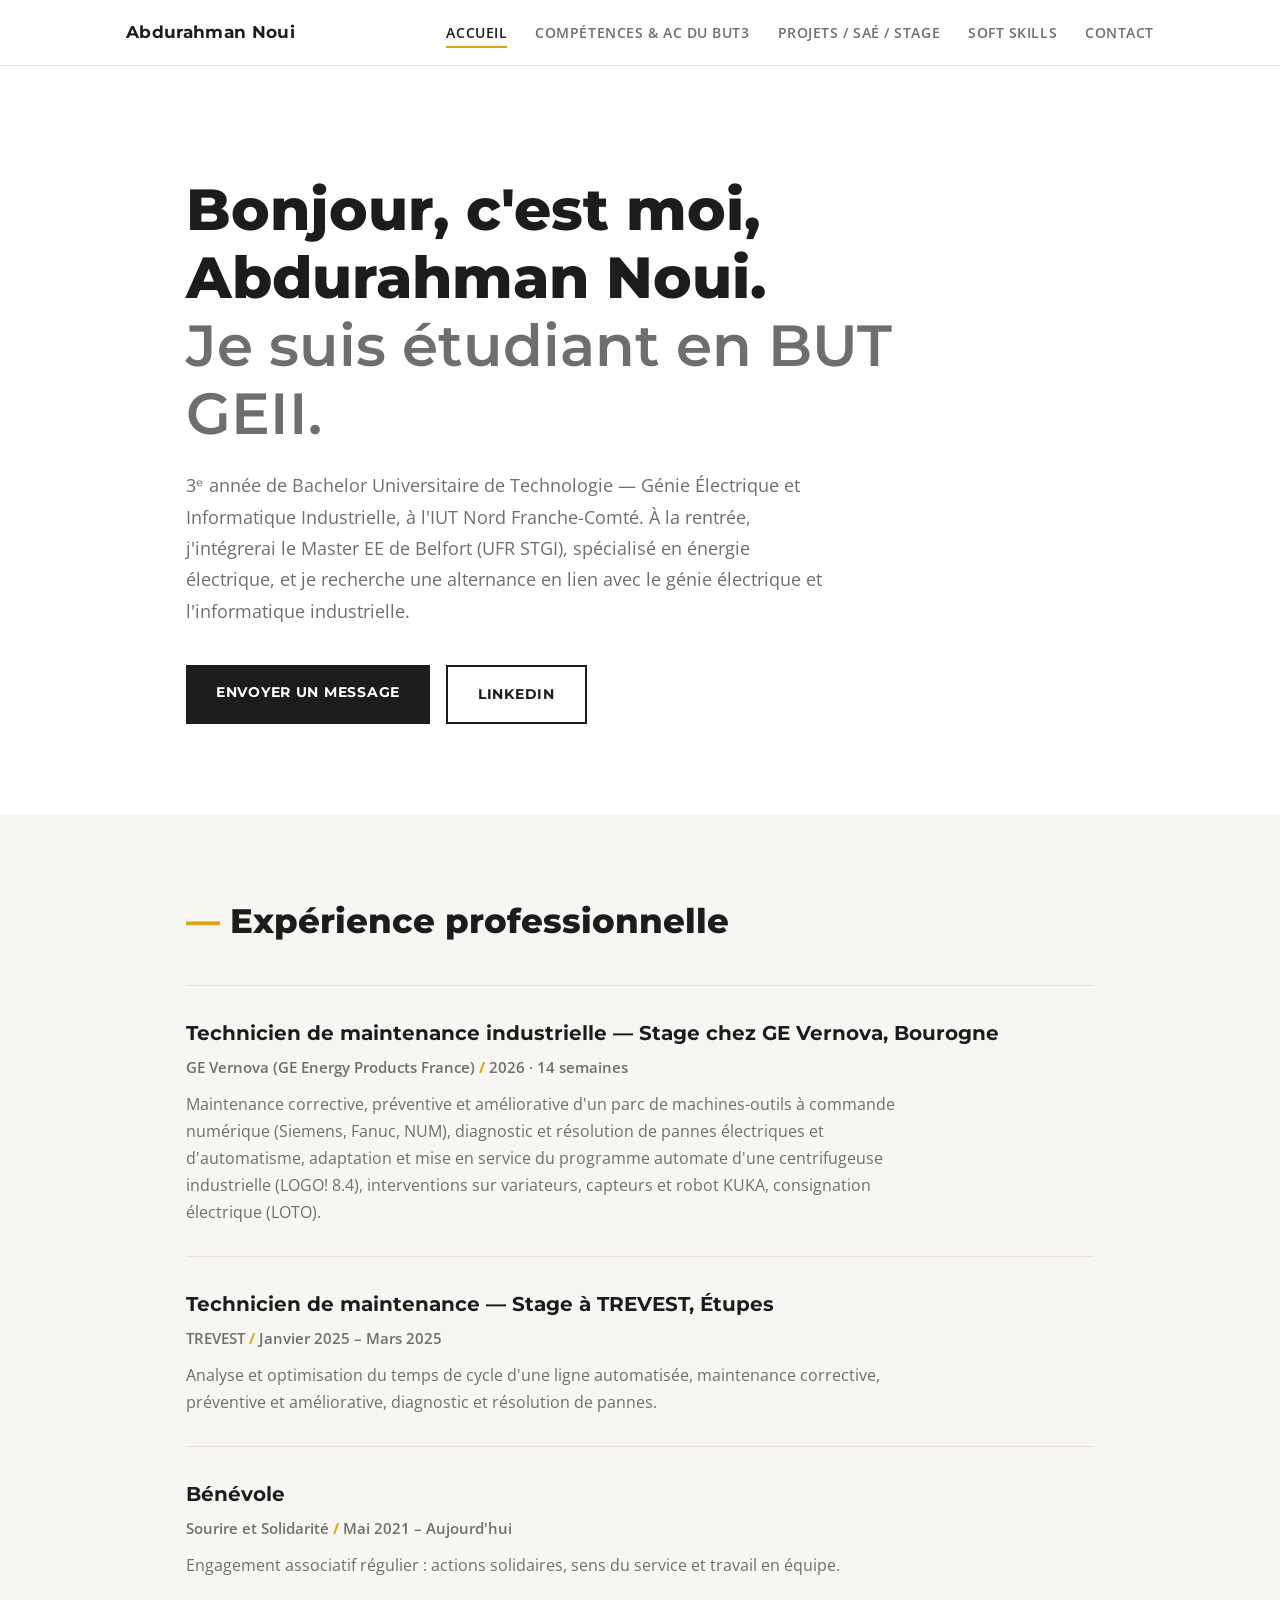
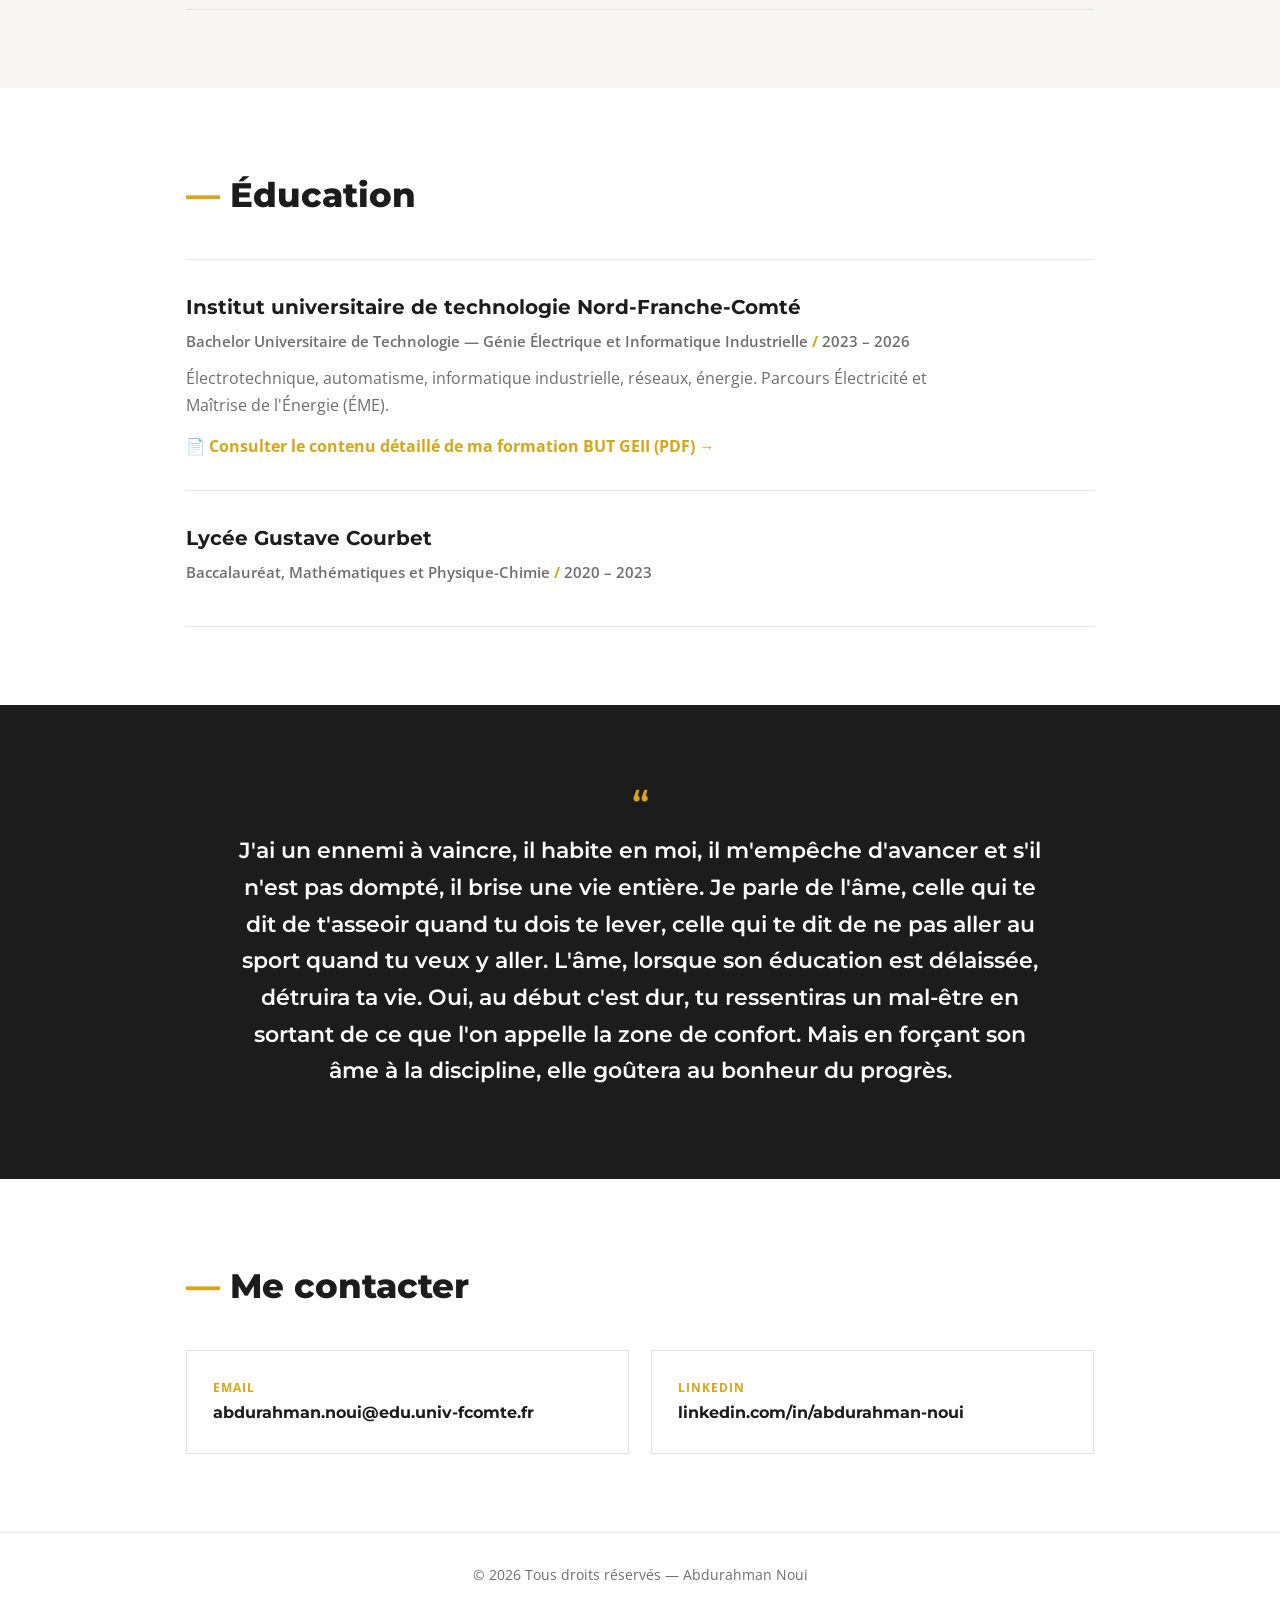
<file: index.html>
<!DOCTYPE html>
<html lang="fr">
<head>
<meta charset="UTF-8">
<meta name="viewport" content="width=device-width, initial-scale=1.0">
<title>Portfolio of Abdurahman NOUI</title>
<meta name="description" content="Bonjour, c'est moi, Abdurahman Noui. Je suis étudiant en BUT GEII.">
<link rel="preconnect" href="https://fonts.googleapis.com">
<link href="https://fonts.googleapis.com/css2?family=Montserrat:wght@600;700;800&family=Open+Sans:wght@400;600;700&display=swap" rel="stylesheet">
<link rel="stylesheet" href="style.css">
</head>
<body>

<nav>
  <div class="nav-inner">
    <a class="brand" href="index.html">Abdurahman Noui</a>
    <button class="burger" aria-label="Menu" onclick="document.querySelector('.nav-links').classList.toggle('show')">☰</button>
    <ul class="nav-links">
      <li><a class="active" href="index.html">Accueil</a></li>
      <li><a href="competences.html">Compétences &amp; AC du BUT3</a></li>
      <li><a href="projets-stage.html">Projets / SAÉ / Stage</a></li>
      <li><a href="soft-skills.html">Soft Skills</a></li>
      <li><a href="contact.html">Contact</a></li>
    </ul>
  </div>
</nav>

<header class="hero">
  <div class="wrap">
    <h1>Bonjour, c'est moi,<br>Abdurahman Noui.<br><span class="soft">Je suis étudiant en BUT GEII.</span></h1>
    <p class="lead">3ᵉ année de Bachelor Universitaire de Technologie — Génie Électrique et Informatique Industrielle, à l'IUT Nord Franche-Comté. À la rentrée, j'intégrerai le Master EE de Belfort (UFR STGI), spécialisé en énergie électrique, et je recherche une alternance en lien avec le génie électrique et l'informatique industrielle.</p>
    <div class="hero-actions">
      <a class="btn btn-dark" href="mailto:abdurahman.noui@edu.univ-fcomte.fr">Envoyer un message</a>
      <a class="btn btn-line" href="http://www.linkedin.com/in/abdurahman-noui-6b094830a" target="_blank" rel="noopener">LinkedIn</a>
    </div>
  </div>
</header>

<section class="alt">
  <div class="wrap">
    <h2 class="sec-title">Expérience professionnelle</h2>

    <div class="entry">
      <h3>Technicien de maintenance industrielle — Stage chez GE Vernova, Bourogne</h3>
      <div class="meta">GE Vernova (GE Energy Products France) <b>/</b> 2026 · 14 semaines</div>
      <p>Maintenance corrective, préventive et améliorative d'un parc de machines-outils à commande numérique (Siemens, Fanuc, NUM), diagnostic et résolution de pannes électriques et d'automatisme, adaptation et mise en service du programme automate d'une centrifugeuse industrielle (LOGO! 8.4), interventions sur variateurs, capteurs et robot KUKA, consignation électrique (LOTO).</p>
    </div>

    <div class="entry">
      <h3>Technicien de maintenance — Stage à TREVEST, Étupes</h3>
      <div class="meta">TREVEST <b>/</b> Janvier 2025 – Mars 2025</div>
      <p>Analyse et optimisation du temps de cycle d'une ligne automatisée, maintenance corrective, préventive et améliorative, diagnostic et résolution de pannes.</p>
    </div>

    <div class="entry">
      <h3>Bénévole</h3>
      <div class="meta">Sourire et Solidarité <b>/</b> Mai 2021 – Aujourd'hui</div>
      <p>Engagement associatif régulier : actions solidaires, sens du service et travail en équipe.</p>
    </div>
  </div>
</section>

<section>
  <div class="wrap">
    <h2 class="sec-title">Éducation</h2>

    <div class="entry">
      <h3>Institut universitaire de technologie Nord-Franche-Comté</h3>
      <div class="meta">Bachelor Universitaire de Technologie — Génie Électrique et Informatique Industrielle <b>/</b> 2023 – 2026</div>
      <p>Électrotechnique, automatisme, informatique industrielle, réseaux, énergie. Parcours Électricité et Maîtrise de l'Énergie (ÉME).</p>
      <p style="margin-top:14px"><a href="contenu-formation-but-geii.pdf" target="_blank" rel="noopener" style="font-weight:700;color:var(--accent);text-decoration:none">📄 Consulter le contenu détaillé de ma formation BUT GEII (PDF) →</a></p>
    </div>

    <div class="entry">
      <h3>Lycée Gustave Courbet</h3>
      <div class="meta">Baccalauréat, Mathématiques et Physique-Chimie <b>/</b> 2020 – 2023</div>
      <p></p>
    </div>
  </div>
</section>

<div class="quote">
  <blockquote>J'ai un ennemi à vaincre, il habite en moi, il m'empêche d'avancer et s'il n'est pas dompté, il brise une vie entière. Je parle de l'âme, celle qui te dit de t'asseoir quand tu dois te lever, celle qui te dit de ne pas aller au sport quand tu veux y aller. L'âme, lorsque son éducation est délaissée, détruira ta vie. Oui, au début c'est dur, tu ressentiras un mal-être en sortant de ce que l'on appelle la zone de confort. Mais en forçant son âme à la discipline, elle goûtera au bonheur du progrès.</blockquote>
</div>

<section>
  <div class="wrap">
    <h2 class="sec-title">Me contacter</h2>
    <div class="contact-grid">
      <div class="contact-item">
        <div class="lbl">Email</div>
        <a href="mailto:abdurahman.noui@edu.univ-fcomte.fr">abdurahman.noui@edu.univ-fcomte.fr</a>
      </div>
      <div class="contact-item">
        <div class="lbl">LinkedIn</div>
        <a href="http://www.linkedin.com/in/abdurahman-noui-6b094830a" target="_blank" rel="noopener">linkedin.com/in/abdurahman-noui</a>
      </div>
    </div>
  </div>
</section>

<footer>© 2026 Tous droits réservés — Abdurahman Noui</footer>

<script>
document.querySelectorAll('.nav-links a').forEach(a=>a.addEventListener('click',()=>document.querySelector('.nav-links').classList.remove('show')));
</script>
</body>
</html>
</file>
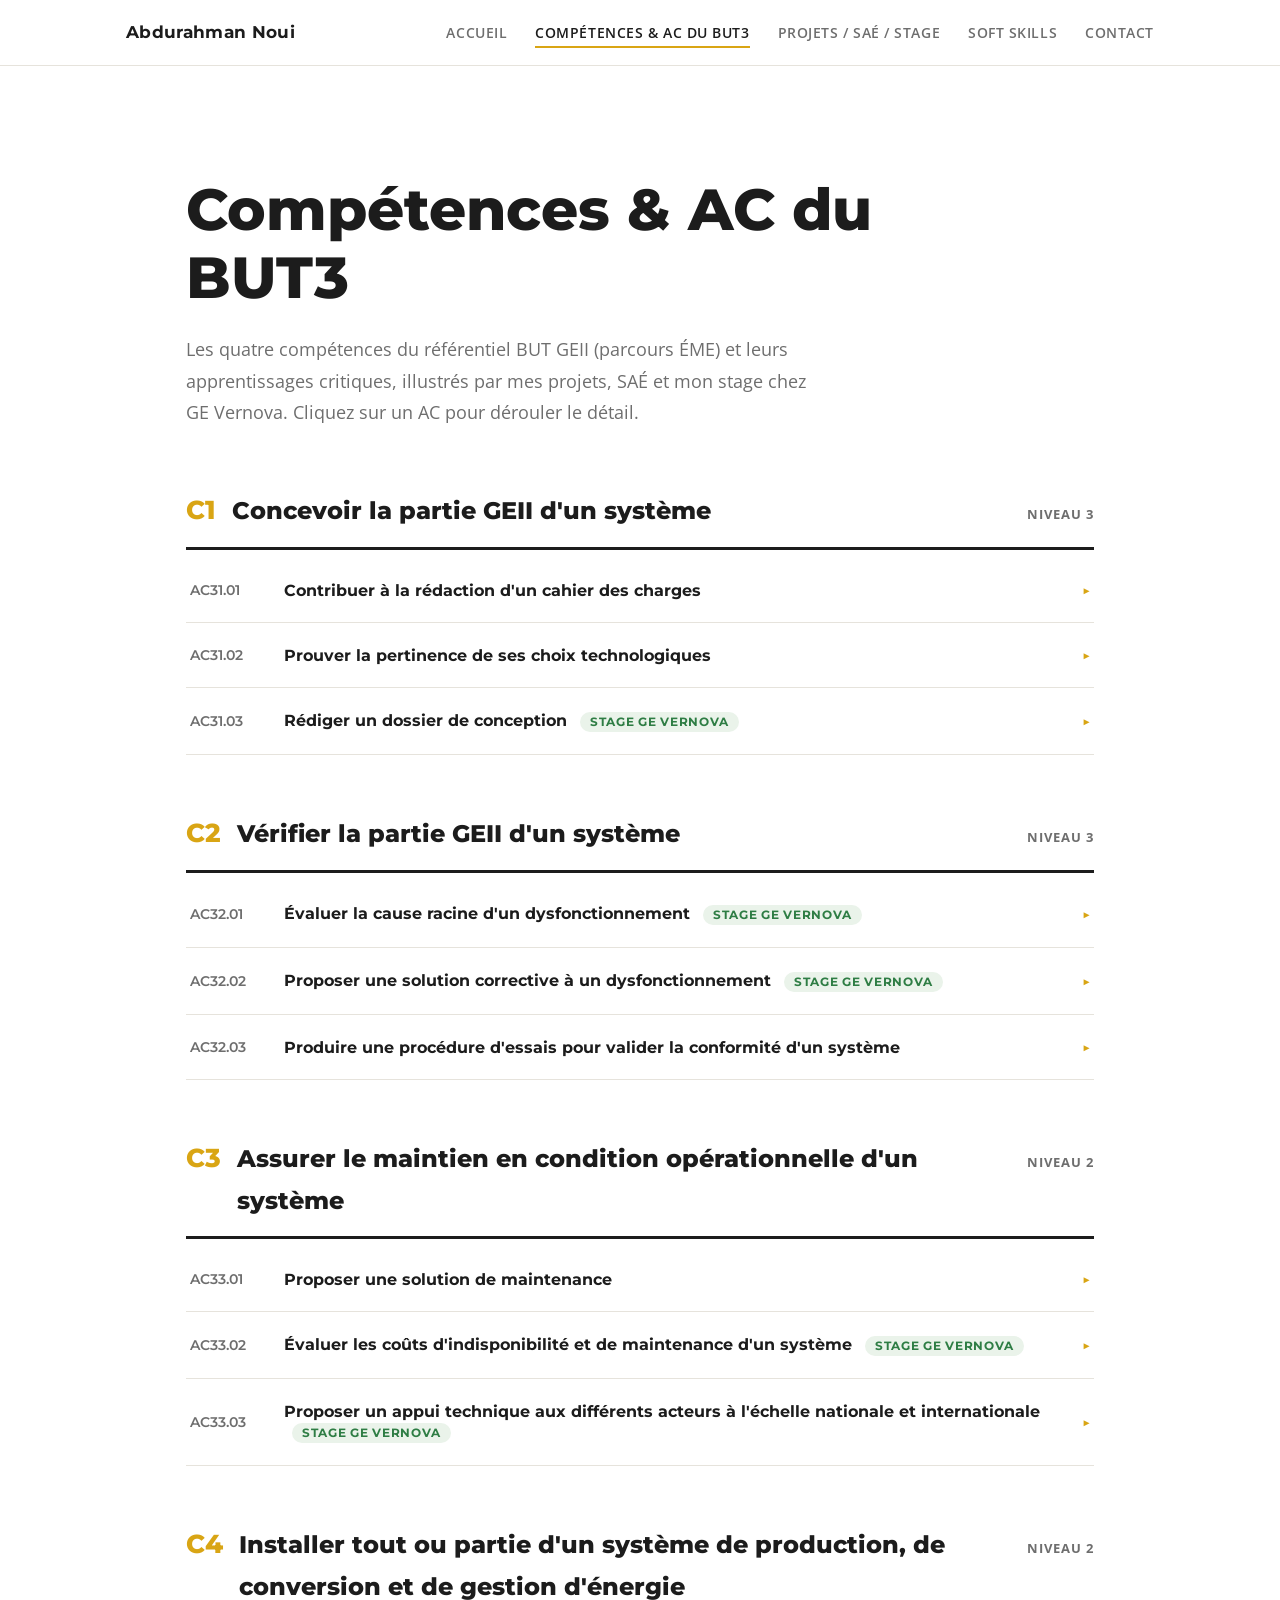
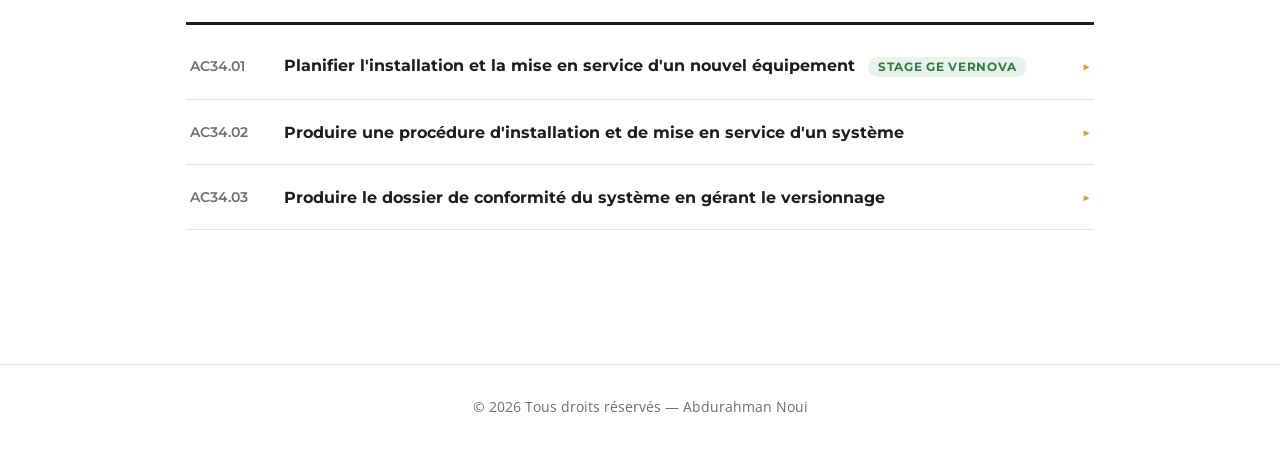
<file: competences.html>
<!DOCTYPE html>
<html lang="fr">
<head>
<meta charset="UTF-8">
<meta name="viewport" content="width=device-width, initial-scale=1.0">
<title>Compétences &amp; AC du BUT3 — Portfolio of Abdurahman NOUI</title>
<link rel="preconnect" href="https://fonts.googleapis.com">
<link href="https://fonts.googleapis.com/css2?family=Montserrat:wght@600;700;800&family=Open+Sans:wght@400;600;700&display=swap" rel="stylesheet">
<link rel="stylesheet" href="style.css">
</head>
<body>

<nav>
  <div class="nav-inner">
    <a class="brand" href="index.html">Abdurahman Noui</a>
    <button class="burger" aria-label="Menu" onclick="document.querySelector('.nav-links').classList.toggle('show')">☰</button>
    <ul class="nav-links">
      <li><a href="index.html">Accueil</a></li>
      <li><a class="active" href="competences.html">Compétences &amp; AC du BUT3</a></li>
      <li><a href="projets-stage.html">Projets / SAÉ / Stage</a></li>
      <li><a href="soft-skills.html">Soft Skills</a></li>
      <li><a href="contact.html">Contact</a></li>
    </ul>
  </div>
</nav>

<header class="hero" style="padding-bottom:30px">
  <div class="wrap">
    <h1>Compétences &amp; AC du BUT3</h1>
    <p class="lead">Les quatre compétences du référentiel BUT GEII (parcours ÉME) et leurs apprentissages critiques, illustrés par mes projets, SAÉ et mon stage chez GE Vernova. Cliquez sur un AC pour dérouler le détail.</p>
  </div>
</header>

<section style="padding-top:30px">
  <div class="wrap">

    <!-- ════════════════════════════ C1 ════════════════════════════ -->
    <div class="comp">
      <div class="comp-header">
        <span class="code">C1</span>
        <h2>Concevoir la partie GEII d'un système</h2>
        <span class="lvl">Niveau 3</span>
      </div>

      <!-- ═════════ AC31.01 — repris de l'ancien site ═════════ -->
      <div class="ac">
        <button class="ac-toggle"><span class="ac-code">AC31.01</span><span class="ac-name">Contribuer à la rédaction d'un cahier des charges</span><span class="chev">▶</span></button>
        <div class="ac-body"><div class="ac-content">

          <h3>1. Contexte de l'expérience</h3>
          <p>Dans le cadre du projet intitulé <strong>« Automatisation du transfert de pièces industrielles »</strong>, j'ai eu pour mission de <strong>rédiger le cahier des charges</strong> visant à définir la conception d'un <strong>système robotisé</strong> basé sur le <strong>robot ABB IRB1600</strong>.</p>
          <p>L'objectif du projet était d'<strong>automatiser le transfert de pièces depuis un tapis de convoyage vers une palette de transport</strong>, tout en garantissant la <strong>sécurité des opérateurs</strong>, la <strong>traçabilité des opérations</strong> et la <strong>conformité aux normes industrielles</strong>. Le projet s'inscrivait dans une démarche d'<strong>amélioration de la productivité et de la fiabilité des processus</strong> de l'entreprise cliente.</p>
          <img src="images/ac3101-robot-abb.jpeg" alt="Robot ABB IRB1600">

          <h3>2. Identification des besoins du client et méthode employée</h3>
          <p>Pour identifier les besoins du client, j'ai adopté une <strong>approche structurée et communicative</strong> :</p>
          <ul>
            <li><strong>Analyse du contexte industriel</strong> : observation du flux de production existant, des équipements utilisés et des contraintes environnementales (présence d'opérateurs, normes de sécurité).</li>
            <li><strong>Échanges directs avec le client et les utilisateurs finaux</strong> (opérateurs, responsables de ligne) afin de recueillir leurs attentes : sécurité, simplicité d'utilisation, rapidité de cycle, fiabilité du robot.</li>
            <li><strong>Formalisation des besoins fonctionnels et non fonctionnels</strong> sous forme de tableaux (fonctions de service, contraintes techniques, critères d'acceptation).</li>
          </ul>
          <p>Cette méthode m'a permis de <strong>transformer des besoins exprimés oralement en exigences techniques mesurables</strong>, facilitant ainsi la validation du projet avec le client.</p>
          <img src="images/ac3101-tableau-besoins.png" alt="Tableau des besoins fonctionnels">

          <h3>3. Contribution à la rédaction du cahier des charges</h3>
          <p>Ma contribution principale a porté sur la <strong>rédaction complète du document technique</strong>, version 1.0, incluant :</p>
          <ul>
            <li>La <strong>définition claire du contexte, des objectifs principaux et secondaires</strong>,</li>
            <li>L'<strong>identification des parties prenantes et rôles associés</strong>,</li>
            <li>La <strong>description détaillée des besoins fonctionnels</strong> (transfert des pièces, signalisation, sécurité) et des <strong>besoins non fonctionnels</strong> (performance, ergonomie, documentation),</li>
            <li>L'<strong>intégration des contraintes réglementaires, budgétaires et techniques</strong>,</li>
            <li>La <strong>mise en place d'un plan de gestion des risques</strong>, identifiant les menaces potentielles (pannes, retards fournisseurs, non-conformité sécurité) et les actions préventives.</li>
          </ul>
          <p>Cette rédaction m'a amené à travailler de manière <strong>structurée et analytique</strong>, en veillant à ce que chaque exigence réponde à un <strong>objectif clair et vérifiable</strong>, conformément à la stratégie industrielle du client.</p>
          <img src="images/ac3101-cahier-des-charges.jpg" alt="Cahier des charges">

          <h3>4. Analyse et apprentissages</h3>
          <p>Au départ, la difficulté principale a été de <strong>traduire des besoins clients en exigences précises et mesurables</strong>. J'ai compris l'importance d'une <strong>communication claire et adaptée au niveau technique de chaque interlocuteur</strong> : les opérateurs s'expriment avec des termes pratiques, tandis que les responsables évoquent des objectifs stratégiques (productivité, fiabilité).</p>
          <p>J'ai appris à <strong>relier les aspects technologiques, humains et organisationnels</strong> :</p>
          <ul>
            <li>Technologiques, en choisissant un matériel standard (ABB, Siemens, Schneider) adapté à l'environnement industriel ;</li>
            <li>Humains, en garantissant la sécurité des opérateurs ;</li>
            <li>Organisationnels, en respectant les délais, le budget et les exigences.</li>
          </ul>
          <p>Cette expérience m'a permis de renforcer ma <strong>capacité d'analyse</strong>, ma <strong>rigueur documentaire</strong> et mon <strong>sens de la synthèse</strong>, tout en développant une meilleure compréhension du lien entre <strong>innovation technologique et stratégie d'entreprise</strong>.</p>

          <h3>5. Compétences mobilisées</h3>
          <ul>
            <li>Identifier les <strong>besoins du client</strong> ;</li>
            <li>Rédiger un <strong>cahier des charges technique complet</strong> et conforme aux attentes ;</li>
            <li>Intégrer des <strong>contraintes techniques, budgétaires et normatives</strong> dans une logique d'entreprise ;</li>
            <li>Utiliser une <strong>démarche d'ingénierie de projet</strong>.</li>
          </ul>

          <div class="concl"><b>6. Bilan personnel —</b> Cette activité m'a permis de mieux comprendre <strong>l'importance stratégique du cahier des charges</strong> dans la réussite d'un projet industriel. J'ai développé une <strong>vision globale</strong> du processus : le besoin client n'est pas seulement technique, il s'inscrit dans un ensemble où <strong>la technologie doit servir les objectifs économiques, humains et sécuritaires</strong> de l'entreprise. Ce travail m'a rendu plus autonome, plus rigoureux et plus conscient du rôle central de la <strong>communication dans la définition d'un besoin</strong>.</div>

        </div></div>
      </div>

      <!-- ═════════ AC31.02 — repris de l'ancien site ═════════ -->
      <div class="ac">
        <button class="ac-toggle"><span class="ac-code">AC31.02</span><span class="ac-name">Prouver la pertinence de ses choix technologiques</span><span class="chev">▶</span></button>
        <div class="ac-body"><div class="ac-content">

          <h3>1. Contexte de l'expérience</h3>
          <p>Dans le cadre du dimensionnement d'un départ moteur pour le moteur de la pompe de notre microcentrale hydraulique didactique, nous avons étudié plusieurs solutions proposées par le configurateur Schneider, allant de départs compacts à un système avec variateur.</p>
          <p>Conçue comme une représentation à échelle réduite d'une centrale hydraulique réelle, son but est de permettre l'étude de son comportement et de sa rentabilité. Chaque solution présente des avantages spécifiques.</p>
          <img src="images/ac3102-microcentrale.png" alt="Microcentrale hydraulique didactique">

          <h3>2. Justification par le dimensionnement</h3>
          <p>Dans mon étude du départ moteur de la pompe (7,5 kW – 400 V – 50 Hz), j'ai d'abord :</p>
          <ul>
            <li>Identifié les caractéristiques du moteur</li>
            <li>Vérifié sa classe énergétique selon la norme <strong>IEC 60034-30-1</strong>, elle correspond à son <strong>rendement énergétique</strong>. Elle est déterminée en fonction de la <strong>puissance nominale</strong>, du <strong>nombre de pôles</strong>, et du <strong>rendement mesuré à charge nominale</strong>.</li>
            <li>Calculé précisément le courant nominal, grâce à la formule suivante :</li>
          </ul>
          <div class="formule">I = P / (√3 × U × cos φ × Rendement) &nbsp;→&nbsp; Résultat : <strong>In ≈ 14 A</strong></div>
          <p>Ensuite, j'ai dimensionné :</p>
          <ul>
            <li>Le réglage de la protection thermique (≈ 14 A)</li>
            <li>Les fusibles (20 A justifié par In)</li>
            <li>Le disjoncteur moteur (plage adaptée 13–18 A)</li>
            <li>La section des conducteurs (2,5 mm² cohérente avec 20 A)</li>
          </ul>
          <p>Ces choix sont <strong>issus de calculs et de contraintes normatives</strong> : argumentation technique chiffrée.</p>

          <h3>3. Comparaison de plusieurs architectures</h3>
          <p>Je n'ai pas retenu une seule solution. J'ai comparé <strong>4 architectures différentes</strong> :</p>
          <img src="images/ac3102-architectures.png" alt="Comparaison des architectures">

          <h4>🔹 Solution 1 produit — TeSys U</h4>
          <p>Ce départ-moteur est un système à 1 produit, car toutes les fonctions sont intégrées dans un seul ensemble TeSys U : base de puissance, unité de contrôle et modules auxiliaires.</p>
          <ul>
            <li>La base LUB320 (32 A) assure la coupure et la protection contre les courts-circuits.</li>
            <li>L'unité LUCB18BL (4,5–18 A) protège le moteur contre les surcharges, réglée sur le courant nominal du moteur (≈ 14 A).</li>
            <li>Les modules auxiliaires ASILUFC5 et LU9BN11C apportent la communication AS-i et facilitent le câblage de la bobine.</li>
          </ul>
          <p>Ce choix est intéressant car il combine plusieurs fonctions dans un seul ensemble : protection, commande et communication. C'est une solution compacte, bien dimensionnée pour notre moteur de 7,5 kW, et adaptée à une intégration dans un système industriel moderne.</p>
          <img src="images/ac3102-tesys-u.png" alt="Solution TeSys U">

          <h4>🔹 Solution 2 produits</h4>
          <p>Ce départ-moteur est un système à 2 produits, car il utilise un disjoncteur de protection et un contacteur de commande séparés :</p>
          <ul>
            <li>Le disjoncteur TeSys GV2ME20 (13–18 A, 3P) protège le moteur contre les surcharges et les courts-circuits. Son réglage couvre parfaitement le courant nominal du moteur (≈ 14 A).</li>
            <li>Le contacteur LC1D18P7 (18 A, AC-3, 440 V) assure la commande de puissance et permet de démarrer ou couper le moteur en toute sécurité.</li>
          </ul>
          <p>Le choix de deux produits distincts permet de séparer la fonction protection et la fonction commande, ce qui est pratique pour la maintenance et offre plus de flexibilité dans l'installation.</p>
          <img src="images/ac3102-solution-2-produits.png" alt="Solution 2 produits">

          <h4>🔹 Solution 3 produits</h4>
          <p>Ce départ-moteur est un système à 3 produits, car chaque fonction est séparée sur un composant distinct :</p>
          <ul>
            <li>Le disjoncteur TeSys GV2LE20 (18 A, 3P) assure la protection contre les courts-circuits.</li>
            <li>Le contacteur LC1D18P7 (18 A, AC-3, 440 V) gère la commande du moteur, permettant de le démarrer et l'arrêter en toute sécurité.</li>
            <li>Le relais thermique LRD21 (12–18 A, classe 10 A) protège le moteur contre les surcharges, réglé sur le courant nominal (≈ 14 A).</li>
          </ul>
          <p>Cette configuration à trois produits sépare clairement les fonctions : protection CC, protection contre les surcharges et commande.</p>
          <img src="images/ac3102-solution-3-produits.png" alt="Solution 3 produits">

          <h4>🔹 Solution départ moteur variateur pour démarrage progressif</h4>
          <p>Pour ce départ-moteur, le configurateur a retenu une solution modulaire à 3 produits combinant :</p>
          <ul>
            <li>Disjoncteur GV2L20 (18 A, 3P) pour protéger le moteur contre les courts-circuits.</li>
            <li>Contacteur LC1D18P7 (18 A, AC-3, 440 V) pour commander le moteur.</li>
            <li>Variateur Altivar Process ATV630U75N4 (7,5 kW, 400–480 V, IP21) pour assurer un démarrage progressif, réguler la vitesse et protéger le moteur contre les surcharges prolongées.</li>
          </ul>
          <p>La carte communication VW3A3607 (Profibus DP) permet l'intégration du variateur dans un réseau industriel pour une supervision et une automatisation. Cette configuration combine les avantages d'une protection (disjoncteur + contacteur) avec ceux d'un variateur :</p>
          <ul>
            <li>Limitation du courant d'appel,</li>
            <li>Optimisation énergétique,</li>
            <li>Protection moteur intégrée,</li>
            <li>Contrôle de la vitesse selon la charge.</li>
          </ul>
          <p>Ici le choix du variateur représente plus qu'un simple départ moteur, c'est une stratégie d'optimisation énergétique de notre système. La régulation de vitesse améliore l'adaptation à la charge, la durée de vie du moteur est augmentée. Ce choix répond mieux aux contraintes d'exploitation de notre système.</p>

          <div class="concl"><b>Conclusion —</b> Dans le cadre du dimensionnement du départ moteur de la pompe, j'ai comparé plusieurs architectures (1, 2, 3 produits et la solution avec le variateur). Le choix des composants a été justifié par des calculs précis, le respect des normes de rendement énergétique tout en tenant compte des contraintes électriques et thermiques. La comparaison des solutions est justifiée grâce à des critères techniques. Le choix du variateur s'est montré plus pertinent pour une microcentrale hydraulique nécessitant une régulation et une optimisation énergétique.</div>

        </div></div>
      </div>

      <!-- ═════════ AC31.03 — NOUVEAU (stage GE Vernova) ═════════ -->
      <div class="ac">
        <button class="ac-toggle"><span class="ac-code">AC31.03</span><span class="ac-name">Rédiger un dossier de conception <span class="badge new">Stage GE Vernova</span></span><span class="chev">▶</span></button>
        <div class="ac-body"><div class="ac-content">

          <h3>1. Contexte de l'expérience</h3>
          <p>Au cours de mon stage chez <strong>GE Vernova (Bourogne)</strong>, j'ai mené en autonomie un projet d'<strong>adaptation du programme automate LOGO! 8.4</strong> d'une centrifugeuse industrielle : reprendre le programme d'une machine de référence (N4) et l'adapter à une seconde machine (N2), dont le câblage, les capteurs et la signalisation différaient. Ce travail nécessitait un véritable dossier de conception pour tracer chaque choix et permettre la maintenance future de la machine.</p>

          <h3>2. Production du dossier de conception</h3>
          <p>Le dossier que j'ai produit comprenait :</p>
          <ul>
            <li>Une <strong>table de correspondance des entrées/sorties</strong> entre les deux machines : inversion de la logique de l'entrée I1, remplacement I2 → I5 pour le niveau de cuve, I4 → I6 avec inversion de contact pour l'irrigation, ajout d'une entrée « centrifugeuse active », repositionnement de la sortie Q4 → Q9 et création d'une sortie dédiée au mode manuel ;</li>
            <li>Le <strong>schéma de raccordement de la colonne lumineuse IFM DV2120</strong>, établi à partir du brochage constructeur (pin 1 brun = rouge, pin 2 noir = vert, pin 5 gris = orange, pin 3 bleu = masse commune) — j'ai appris à cette occasion que la couleur des fils n'a aucun lien logique avec la couleur des LED ;</li>
            <li>La <strong>documentation de la logique ladder modifiée</strong> sous LOGO! Soft Comfort, avec commentaires sur chaque bloc ;</li>
            <li>La <strong>résolution d'un conflit documentaire</strong> : face à deux versions contradictoires des schémas électriques, j'ai identifié le schéma CPU comme référence faisant foi et je l'ai justifié dans le dossier.</li>
          </ul>

          <h3>3. Analyse et apprentissages</h3>
          <p>J'ai compris qu'un dossier de conception n'est pas une simple formalité : c'est lui qui a permis de valider le projet avec mon tuteur, de mettre en service la machine sans erreur de câblage, et qui servira de référence si une machine similaire du site doit être adaptée. J'ai aussi appris à <strong>trancher entre des sources documentaires contradictoires</strong> en remontant à la source la plus fiable, une situation très fréquente sur des machines anciennes.</p>

          <div class="concl"><b>Conclusion —</b> Dans le cadre de l'adaptation du programme LOGO! de la centrifugeuse N2, j'ai rédigé un dossier de conception complet (mapping E/S, schémas de raccordement, logique commentée, choix documentaires justifiés). Ce dossier a permis la mise en service réussie de la machine et garantit la maintenabilité du système.</div>

        </div></div>
      </div>
    </div>

    <!-- ════════════════════════════ C2 ════════════════════════════ -->
    <div class="comp">
      <div class="comp-header">
        <span class="code">C2</span>
        <h2>Vérifier la partie GEII d'un système</h2>
        <span class="lvl">Niveau 3</span>
      </div>

      <!-- ═════════ AC32.01 — NOUVEAU (stage GE Vernova) ═════════ -->
      <div class="ac">
        <button class="ac-toggle"><span class="ac-code">AC32.01</span><span class="ac-name">Évaluer la cause racine d'un dysfonctionnement <span class="badge new">Stage GE Vernova</span></span><span class="chev">▶</span></button>
        <div class="ac-body"><div class="ac-content">

          <h3>1. Contexte de l'expérience</h3>
          <p>Durant mon stage chez <strong>GE Vernova</strong>, le diagnostic de pannes était mon quotidien. Deux interventions illustrent particulièrement ma capacité à remonter à la cause racine plutôt qu'à traiter les symptômes.</p>

          <h3>2. Cas n°1 : défaut court-circuit sur le variateur d'axe d'une affûteuse</h3>
          <p>Un défaut court-circuit (CC) bloquait l'affûteuse N°1. J'ai appliqué avec le technicien une démarche d'élimination en trois phases :</p>
          <ol>
            <li><strong>Vérification de l'isolement moteur</strong> : tests de continuité entre phases et terre sur les connecteurs de puissance — aucun moteur en défaut ;</li>
            <li><strong>Test des codeurs</strong> : débranchement successif des codeurs des axes X, Y, A, B et Z — défaut toujours présent, et réapparition lors d'un cycle de test opérateur ;</li>
            <li><strong>Isolation du variateur de l'axe A</strong> : alimentation coupée, plus aucun défaut → problème localisé sur le circuit de l'axe A.</li>
          </ol>
          <p>Le contrôle minutieux du câble a révélé <strong>une phase en contact avec la masse</strong>. Cause racine réelle : une pièce tombée sur le câble plusieurs mois auparavant, dont les dégâts se sont aggravés avec l'usure et le lubrifiant jusqu'à la rupture de l'isolant.</p>

          <h3>3. Cas n°2 : défaut de débit de lubrification (machine Carnaghi)</h3>
          <p>Après remplacement de la crépine encrassée puis du débitmètre 155B2, le défaut persistait : l'automate ne recevait jamais le signal. En vérifiant le câblage du <strong>connecteur M12 4 fils</strong> dans l'armoire, nous avons découvert la cause racine : la sortie utilisée était la <strong>sortie NC (blanc, pin 2)</strong> au lieu de la <strong>sortie NO (noir, pin 4)</strong>, alors que le débitmètre ne dispose que d'une seule sortie NO active. Le symptôme (défaut débit) masquait une erreur de câblage d'origine.</p>

          <h3>4. Analyse et apprentissages</h3>
          <p>Ces interventions m'ont appris qu'un diagnostic fiable repose sur une <strong>démarche structurée</strong> (hypothèses → tests → élimination), sur la <strong>lecture rigoureuse des schémas électriques</strong> et sur la vérification de la chaîne complète, du capteur jusqu'à l'entrée automate. Remplacer un composant sans comprendre la cause conduit à des pannes récurrentes.</p>

          <div class="concl"><b>Conclusion —</b> Sur plusieurs pannes complexes (court-circuit variateur, défaut débit, défaut rotation à triple cause sur une grenailleuse), j'ai su évaluer la cause racine en procédant par hypothèses et éliminations successives, jusqu'à identifier des causes profondes invisibles au premier abord : câble endommagé des mois plus tôt, câblage NC/NO inversé d'origine, détecteurs intervertis sur les entrées automate.</div>

        </div></div>
      </div>

      <!-- ═════════ AC32.02 — NOUVEAU (stage GE Vernova) ═════════ -->
      <div class="ac">
        <button class="ac-toggle"><span class="ac-code">AC32.02</span><span class="ac-name">Proposer une solution corrective à un dysfonctionnement <span class="badge new">Stage GE Vernova</span></span><span class="chev">▶</span></button>
        <div class="ac-body"><div class="ac-content">

          <h3>1. Contexte de l'expérience</h3>
          <p>Chez <strong>GE Vernova</strong>, chaque diagnostic devait déboucher sur une correction durable, validée en fonctionnement. J'ai proposé et mis en œuvre des solutions correctives de natures variées : câblage, composants, et programmation.</p>

          <h3>2. Corrections matérielles</h3>
          <ul>
            <li><strong>Recâblage de la sortie NO</strong> du débitmètre de la Carnaghi (cause racine identifiée en AC32.01) : l'automate a immédiatement reçu le signal et la machine a été relancée ;</li>
            <li><strong>Remplacement de 36 m de câble de puissance</strong> sur l'affûteuse : ancien câble attaché au nouveau avec des cosses à double sertissage pour faciliter le tirage dans la goulotte ;</li>
            <li><strong>Resoudage de connecteurs Heidenhain</strong> sur la Berthiez avec reprise systématique du <strong>blindage</strong> : sans lui, les vibrations mesurées dépassaient 150 µm à cause des interférences électromagnétiques des moteurs et variateurs voisins.</li>
          </ul>

          <h3>3. Correction logicielle conçue en autonomie</h3>
          <p>Sur mon projet de centrifugeuse LOGO!, le compteur C016 s'incrémentait de façon parasite à chaque retour sur la page MANU de l'afficheur LOGO! TD. J'ai identifié la cause : l'afficheur <strong>remet les touches F à 0 au changement de page</strong>, créant de faux fronts montants 0→1. Ma solution corrective, conçue seul : insérer un <strong>temporisateur T_ON de 500 ms</strong> (déclenché par le mémento de mode manuel) en série avec les entrées F1/F2, bloquant les impulsions parasites pendant la fenêtre de stabilisation. Le correctif a été validé en fonctionnement réel sur la machine.</p>

          <h3>4. Analyse et apprentissages</h3>
          <p>J'ai appris qu'une bonne solution corrective doit être <strong>proportionnée</strong> (la plus simple qui fonctionne), <strong>durable</strong> (traiter la cause, pas le symptôme) et <strong>validée par des essais</strong>. La correction du bug compteur m'a montré que la compréhension fine du comportement matériel (ici, l'afficheur TD) est souvent la clé d'une correction élégante.</p>

          <div class="concl"><b>Conclusion —</b> J'ai proposé des solutions correctives adaptées à chaque dysfonctionnement diagnostiqué : recâblage, remplacement de câbles avec méthode de tirage, reprise de blindage CEM, et conception autonome d'un correctif logiciel (temporisation anti-rebond de 500 ms) validé en production sur la centrifugeuse.</div>

        </div></div>
      </div>

      <!-- ═════════ AC32.03 — repris de l'ancien site ═════════ -->
      <div class="ac">
        <button class="ac-toggle"><span class="ac-code">AC32.03</span><span class="ac-name">Produire une procédure d'essais pour valider la conformité d'un système</span><span class="chev">▶</span></button>
        <div class="ac-body"><div class="ac-content">

          <h3>1. Contexte de l'expérience</h3>
          <p>Dans le cadre de notre projet intitulé « <strong>SAE Infrastructure de recharge pour véhicules électriques</strong> », nous avons eu pour objectif la réalisation d'une procédure d'essais. Ce test nous a permis d'utiliser un appareil de simulation de Véhicule Électrique pour observer le comportement d'une borne de recharge en fonction des différents comportements qu'un véhicule peut avoir.</p>
          <img src="images/ac3203-metrel.png" alt="Simulateur Metrel">

          <p><strong>Explication de la borne BNC :</strong> on peut connecter un oscilloscope à la borne BNC pour observer les signaux CP, ce sont les signaux de commande d'état du véhicule électrique nous permettant d'observer si un souci est présent ou non. Ce sont des signaux carrés dont l'amplitude varie en fonction des différents états du VE.</p>
          <p>Se connecter à l'aide du METREL à la borne de recharge via la prise T2 nous permet de visualiser comment réagit la borne en fonction des différents états que les VE peuvent avoir. Pour cela on peut agir sur la borne une fois la prise branchée grâce aux 2 commutateurs disponibles.</p>

          <h4>Commutateur CP (permet la simulation des états du véhicule électrique) :</h4>
          <ul>
            <li><strong>A</strong> : véhicule absent</li>
            <li><strong>B</strong> : véhicule connecté en attente</li>
            <li><strong>C</strong> : charge demandée, vérifier présence de tension</li>
            <li><strong>E</strong> : création d'une erreur pour voir comment la borne réagit</li>
          </ul>

          <h4>Commutateur PP :</h4>
          <p>Permet d'observer le comportement de la borne lorsque l'on demande un courant supérieur à la capacité maximale de la borne. Deux comportements sont possibles :</p>
          <ul>
            <li><strong>Autolimitation</strong> : la borne se bride et limite le courant délivré et ne fournit que son courant maximal ;</li>
            <li><strong>Mise en défaut</strong> : si la demande dépasse un certain seuil, la borne se met en mode défaut et coupe l'alimentation afin de protéger ses composants et l'installation électrique, la charge est alors interrompue.</li>
          </ul>
          <p>Idéalement, l'intérêt de ce type de matériel est de tester le bon fonctionnement d'une borne sans avoir besoin de se brancher à un véhicule pour ainsi pouvoir mettre en service la borne et résoudre des défauts qui peuvent exister.</p>
          <p>Notre outil de vérification du bon fonctionnement de l'infrastructure de recharge va simuler une voiture, mais il n'y aura pas de consommation de courant, pas de puissance :</p>
          <ul>
            <li>Simuler une charge avec un testeur de borne</li>
            <li>Contrôler que les valeurs de résistance de terre et de tension entre le neutre et le PE soient toujours conformes</li>
            <li>Tester la protection différentielle qui protège la borne avec un appareil adapté (grâce à la prise 2P + T du simulateur)</li>
          </ul>
          <img src="images/ac3203-essais-borne.jpeg" alt="Essais sur la borne">

          <h3>2. Phases de tests réalisées</h3>
          <p><strong>Phase A :</strong></p>
          <ul>
            <li>Alimenter la borne.</li>
            <li>Vérifier qu'il n'y ait pas d'erreur ou de dysfonctionnement grâce à la couleur du bandeau LED.</li>
            <li>Brancher l'appareil de mesure à la borne via la prise T2.</li>
            <li>Passer de la position A à la position B sur l'appareil de mesure : on visualise un changement, la borne détecte bien un véhicule et est en attente d'un ordre de charge de la part du VE. La couleur du bandeau LED est verte et clignote doucement.</li>
          </ul>
          <img src="images/ac3203-test-position-b.jpeg" alt="Test position B">
          <p>Passage à la position C sur l'appareil de mesure et je passe le commutateur PP sur 13 A pour simuler une charge : une charge est donc demandée, on entend le bruit du commutateur s'enclencher et on remarque bien la présence d'une tension sur l'appareil de mesure (voir sur la photo sous connecteur L1, LED rouge active). Le bandeau LED devient vert et clignote rapidement, on observe donc l'état de charge d'un VE.</p>
          <img src="images/ac3203-test-charge.jpeg" alt="Test de charge">
          <p><strong>Test de défaillance :</strong> on augmente la charge sur 20 A afin d'observer le fonctionnement de la borne lorsque l'on demande une charge plus grande que ce qu'elle est capable de débiter. Elle se met en mode Erreur, on entend l'alimentation qui se coupe et le bandeau LED passe au rouge.</p>

          <div class="concl"><b>Conclusion —</b> Afin de valider la conformité de la borne IRVE, j'ai élaboré une procédure d'essais structurée utilisant le simulateur Metrel A1532 XA. Cette méthodologie permet de reproduire les différents états normalisés d'un véhicule électrique (A, B, C, défaut) et de vérifier la réaction de la borne (présence de tension, limitation de courant, mise en sécurité). Les essais incluent également la vérification des protections électriques (terre, différentiel, isolement).</div>

        </div></div>
      </div>
    </div>

    <!-- ════════════════════════════ C3 ════════════════════════════ -->
    <div class="comp">
      <div class="comp-header">
        <span class="code">C3</span>
        <h2>Assurer le maintien en condition opérationnelle d'un système</h2>
        <span class="lvl">Niveau 2</span>
      </div>

      <!-- ═════════ AC33.01 — repris de l'ancien site ═════════ -->
      <div class="ac">
        <button class="ac-toggle"><span class="ac-code">AC33.01</span><span class="ac-name">Proposer une solution de maintenance</span><span class="chev">▶</span></button>
        <div class="ac-body"><div class="ac-content">

          <h3>1. Contexte de l'expérience</h3>
          <p>Dans le cadre de notre projet intitulé « <strong>SAE Infrastructure de recharge pour véhicules électriques</strong> », nous avons eu pour objectif la réalisation d'un guide de maintenance concernant une borne de recharge que l'on a mise en service.</p>
          <img src="images/ac3301-guide-maintenance.png" alt="Guide de maintenance borne IRVE">

          <h3>2. Mise en place d'une maintenance préventive planifiée</h3>
          <p>J'ai proposé un plan organisé par fréquence : quotidienne, hebdomadaire, mensuelle, semestrielle et annuelle.</p>
          <p>En répartissant clairement les responsabilités, je distingue les utilisateurs, technicien et installateur. Cette organisation permet d'éviter les interventions non qualifiées, de sécuriser les opérations techniques, d'optimiser les coûts de maintenance et de clarifier les rôles de chacun.</p>
          <p>La maintenance couvre donc 4 parties :</p>
          <ol>
            <li><strong>Partie visuelle et mécanique (Utilisateur)</strong> : vérification de l'état général, nettoyage adapté, inspection des fixations mécaniques ;</li>
            <li><strong>Partie électrique (Installateur et technicien agréé)</strong> : vérification des protections, contrôle du disjoncteur, vérification du circuit, test différentiel ;</li>
            <li><strong>Partie fonctionnelle (Technicien)</strong> : test de charge complète, vérification des indicateurs lumineux, test des différents modes de charge ;</li>
            <li><strong>Partie logicielle et réseau (Utilisateurs et Technicien)</strong> : vérification des logiciels, contrôle de la communication réseau, mise à jour si nécessaire.</li>
          </ol>
          <p>J'ai donc proposé une solution de maintenance globale.</p>

          <div class="concl"><b>Conclusion —</b> Afin d'assurer le maintien en condition opérationnelle de la borne IRVE, j'ai proposé un plan de maintenance préventive structuré selon différentes périodicités (quotidienne à annuelle). Cette organisation permet d'anticiper les défaillances mécaniques, électriques et logicielles. Les responsabilités sont clairement réparties entre utilisateur et professionnels qualifiés, garantissant la sécurité et la conformité réglementaire.</div>

        </div></div>
      </div>

      <!-- ═════════ AC33.02 — NOUVEAU (stage GE Vernova) ═════════ -->
      <div class="ac">
        <button class="ac-toggle"><span class="ac-code">AC33.02</span><span class="ac-name">Évaluer les coûts d'indisponibilité et de maintenance d'un système <span class="badge new">Stage GE Vernova</span></span><span class="chev">▶</span></button>
        <div class="ac-body"><div class="ac-content">

          <h3>1. Contexte de l'expérience</h3>
          <p>Chez <strong>GE Vernova</strong>, chaque machine-outil usine des pièces de turbines à gaz à très forte valeur ajoutée. Une machine à l'arrêt, c'est un opérateur immobilisé, une pièce bloquée en cours d'usinage et un retard qui se répercute sur toute la chaîne de production. J'ai appris à intégrer cette dimension économique dans les décisions de maintenance.</p>

          <h3>2. Prise en compte des coûts dans les décisions</h3>
          <ul>
            <li><strong>Priorisation des interventions</strong> : les dépannages étaient hiérarchisés selon la criticité de la machine pour la production — une machine bloquant des opérateurs (comme la mini-broche dépannée en semaine 1) passait avant le préventif ;</li>
            <li><strong>Arbitrage réparation / remplacement</strong> : sur la Berthiez, après une journée de tests non concluants sur la chaîne de mesure de vibration, les techniciens ont décidé de remplacer entièrement la prise et 36 m de câbles oxydés (mobilisation d'une nacelle) — un coût immédiat plus élevé, mais qui évitait des interventions répétées et des arrêts à répétition ;</li>
            <li><strong>Choix technologiques réduisant le coût de maintenance</strong> : l'ajout du variateur ATV30 a supprimé deux contacteurs et le contacteur de couplage triangle, soit autant de composants d'usure en moins à remplacer sur le long terme ;</li>
            <li><strong>Prévention des pertes de données</strong> : la politique de sauvegarde des programmes CN et automate (Siemens 840D, Fanuc 16i) que j'ai appliquée répond directement à un risque chiffrable — une perte de programme peut entraîner un arrêt de production et des pertes importantes pour l'entreprise.</li>
          </ul>

          <h3>3. Analyse et apprentissages</h3>
          <p>J'ai compris que la maintenance industrielle est autant une question économique que technique : le coût d'une intervention doit toujours être comparé au <strong>coût de l'indisponibilité</strong> qu'elle évite. C'est ce raisonnement qui justifie le préventif, les sauvegardes et parfois des remplacements complets plutôt que des réparations partielles.</p>

          <div class="concl"><b>Conclusion —</b> Au travers des arbitrages vécus en stage (priorisation des pannes, remplacement complet vs réparation, choix de composants réduisant la maintenance, sauvegardes systématiques), j'ai appris à évaluer et mettre en balance les coûts de maintenance et les coûts d'indisponibilité d'un système de production.</div>

        </div></div>
      </div>

      <!-- ═════════ AC33.03 — NOUVEAU (stage GE Vernova) ═════════ -->
      <div class="ac">
        <button class="ac-toggle"><span class="ac-code">AC33.03</span><span class="ac-name">Proposer un appui technique aux différents acteurs à l'échelle nationale et internationale <span class="badge new">Stage GE Vernova</span></span><span class="chev">▶</span></button>
        <div class="ac-body"><div class="ac-content">

          <h3>1. Contexte de l'expérience</h3>
          <p>Au sein du service maintenance de <strong>GE Vernova</strong>, groupe international, j'ai été en interaction constante avec différents acteurs : opérateurs de production, techniciens électriciens et mécaniciens, et documentation de constructeurs étrangers.</p>

          <h3>2. Appui technique aux opérateurs et à l'équipe</h3>
          <ul>
            <li><strong>Appui direct aux opérateurs</strong> : dépannage d'une mini-broche qui bloquait leur travail (remise en service à 750 tr/min), et adaptation de leur poste — déplacement d'un bouton d'ouverture de porte sur l'IHM avec modification des adresses dans le programme automate Step 7 (E7.6/E7.7 → E20.3/E20.2) pour correspondre à leur usage réel ;</li>
            <li><strong>Production de documentation pour l'équipe</strong> : rédaction d'une <strong>procédure de calibration des robots KUKA par EMD</strong>, en français, illustrée et structurée en 10 étapes (du branchement du câble X32 à la validation axe par axe sur le SMARTPAD). Cette procédure est réutilisable par tout technicien du service si un robot doit être recalibré ;</li>
            <li><strong>Collaboration inter-métiers</strong> : travail conjoint avec les mécaniciens (remplacement de vérin, extraction de motopompe au pont), ce qui m'a rendu plus complet et plus efficace dans le diagnostic électrique.</li>
          </ul>

          <h3>3. Dimension internationale</h3>
          <p>Les machines du site proviennent de constructeurs allemands (Heyligenstaedt, KUKA, Siemens, Heidenhain), italiens (Mandelli, Carnaghi), suisses (Starrag), japonais (Fanuc, Toyota) et britanniques (Renishaw). J'ai régulièrement exploité leur <strong>documentation technique, souvent en anglais</strong> (brochage Heidenhain, calibrateur Renishaw XR20, sondes ifm, kit EMD KUKA), pour la traduire en actions concrètes sur site et en procédures en français pour l'équipe.</p>

          <div class="concl"><b>Conclusion —</b> J'ai apporté un appui technique concret aux opérateurs (dépannages, adaptation de leur IHM) et à l'équipe maintenance (procédure KUKA réutilisable), en m'appuyant sur la documentation de constructeurs internationaux que j'ai su exploiter et retransmettre.</div>

        </div></div>
      </div>
    </div>

    <!-- ════════════════════════════ C4 ════════════════════════════ -->
    <div class="comp">
      <div class="comp-header">
        <span class="code">C4</span>
        <h2>Installer tout ou partie d'un système de production, de conversion et de gestion d'énergie</h2>
        <span class="lvl">Niveau 2</span>
      </div>

      <!-- ═════════ AC34.01 — NOUVEAU (stage GE Vernova) ═════════ -->
      <div class="ac">
        <button class="ac-toggle"><span class="ac-code">AC34.01</span><span class="ac-name">Planifier l'installation et la mise en service d'un nouvel équipement <span class="badge new">Stage GE Vernova</span></span><span class="chev">▶</span></button>
        <div class="ac-body"><div class="ac-content">

          <h3>1. Contexte de l'expérience</h3>
          <p>Chez <strong>GE Vernova</strong>, j'ai participé à plusieurs remplacements complets d'équipements (moteurs, variateur, capteurs) nécessitant une planification rigoureuse : chaque étape devait être anticipée pour garantir la sécurité, limiter la durée d'immobilisation de la machine et réussir la mise en service du premier coup.</p>

          <h3>2. Exemple : remplacement du moteur M0304 du groupe hydraulique (Starrag)</h3>
          <p>Le démarreur du groupe hydraulique disjonctait de manière répétée ; le moteur de la pompe de dressage de la meule devait être remplacé. La séquence planifiée et exécutée :</p>
          <ol>
            <li><strong>Préparation</strong> : identification du moteur (référence M0304) et du circuit sur le folio du schéma électrique, rassemblement du matériel ;</li>
            <li><strong>Mise en sécurité</strong> : consignation électrique (sectionnement du disjoncteur, cadenas LOTO, vérification d'absence de tension au VAT testé avant/après) ;</li>
            <li><strong>Dépose</strong> : moteur, puis pompe, puis accouplement démonté à l'extracteur pour ne pas endommager les pièces ;</li>
            <li><strong>Installation</strong> : nouveau moteur monté en procédure inverse, recâblage conforme aux repères du schéma (couplage triangle relevé au préalable) ;</li>
            <li><strong>Mise en service</strong> : déconsignation, remise sous tension, essais fonctionnels.</li>
          </ol>

          <h3>3. Exemple : installation d'un couple moteur + variateur ATV30</h3>
          <p>Même logique pour l'installation d'un nouveau moteur associé à un variateur Schneider Altivar 30 : relevé du câblage de l'ancien moteur, remplacement mécanique (accouplement, support), <strong>paramétrage du variateur à partir de la plaque signalétique</strong> (courant thermique itH, puissance nPr, tension unS, courant nCr, fréquence FrS, cos φ, rampes ACC/dEC à 3 s, sens de marche 2C), câblage des entrées DI1/DI2 vers l'automate, puis essais sur la gamme de vitesse associée — concluants.</p>

          <h3>4. Analyse et apprentissages</h3>
          <p>J'ai appris qu'une installation réussie se joue <strong>avant</strong> l'intervention : lecture des schémas, relevés du câblage existant, préparation de la consignation et anticipation des essais. La coordination avec les mécaniciens et le respect strict des étapes de sécurité (EPI, LOTO, VAT, balisage) font partie intégrante de la planification.</p>

          <div class="concl"><b>Conclusion —</b> J'ai planifié et réalisé l'installation et la mise en service de plusieurs équipements (moteur Starrag M0304, moteur + variateur ATV30, pompe de relevage, sonde de niveau) en suivant une séquence complète : préparation → consignation → dépose → installation → paramétrage → essais de validation.</div>

        </div></div>
      </div>

      <!-- ═════════ AC34.02 — repris de l'ancien site ═════════ -->
      <div class="ac">
        <button class="ac-toggle"><span class="ac-code">AC34.02</span><span class="ac-name">Produire une procédure d'installation et de mise en service d'un système</span><span class="chev">▶</span></button>
        <div class="ac-body"><div class="ac-content">

          <h3>1. Contexte de l'expérience</h3>
          <p>Dans le cadre de notre projet intitulé « <strong>SAE Infrastructure de recharge pour véhicules électriques</strong> », nous avons eu pour objectif la réalisation de procédures d'installation et de mise en service d'une borne de recharge.</p>
          <p>Dans le guide d'installation que j'ai réalisé, l'installation est organisée de manière logique :</p>
          <ul>
            <li>Préparation du site (tranchée, gaines, regard, remblaiement)</li>
            <li>Installation mécanique de la borne (support mural, fixation)</li>
            <li>Raccordement électrique (puissance, neutre, terre)</li>
            <li>Fermeture et sécurisation</li>
          </ul>
          <p>La procédure suit un ordre chronologique cohérent : <strong>Préparation → Fixation → Raccordement → Sécurisation</strong>. Le but étant de produire une méthode exploitable par un technicien.</p>

          <h3>2. Intégration des exigences de sécurité</h3>
          <p>Contenant :</p>
          <ul>
            <li>Utilisation d'un vérificateur d'absence de tension</li>
            <li>Contrôle de continuité et d'isolement</li>
            <li>Test du déclenchement différentiel</li>
            <li>Mesure de la résistance de terre (&lt; 100 Ω)</li>
          </ul>
          <p>Détaillant également :</p>
          <ul>
            <li>L'importance de la tension neutre-terre (&lt; 10 V)</li>
            <li>L'interconnexion des prises de terre</li>
            <li>La surveillance réseau par le véhicule</li>
          </ul>
          <p>Cette procédure ne se limite pas à simplement installer, elle garantit la conformité et la sécurité de l'installation complète de l'IRVE.</p>

          <h3>3. Mise en service</h3>
          <p>Concernant la mise en service, je décris clairement :</p>
          <ul>
            <li>Le câblage entre tableau général et borne</li>
            <li>Le raccordement de la carte TIC (télé-information client)</li>
            <li>Le paramétrage via l'application <strong>Hager Charge</strong></li>
            <li>L'activation du mode installateur</li>
            <li>Le réglage du calibre compteur</li>
            <li>La méthodologie de phase mapping</li>
            <li>Les tests avec simulateur de véhicule</li>
          </ul>
          <p>La mise en service regroupe donc les points suivants : paramétrage logiciel, vérification électrique, validation fonctionnelle, tests dynamiques. On produit une procédure complète.</p>

          <div class="concl"><b>Conclusion —</b> Dans le cadre de l'installation de la borne de recharge, j'ai produit une procédure complète. Cette procédure précise les mesures obligatoires, elle garantit la conformité, la sécurité et le bon fonctionnement du système. Cette démarche sert à produire une procédure d'installation et de mise en service structurée et exploitable.</div>

        </div></div>
      </div>

      <!-- ═════════ AC34.03 — repris de l'ancien site ═════════ -->
      <div class="ac">
        <button class="ac-toggle"><span class="ac-code">AC34.03</span><span class="ac-name">Produire le dossier de conformité du système en gérant le versionnage</span><span class="chev">▶</span></button>
        <div class="ac-body"><div class="ac-content">

          <h3>1. Contexte de l'expérience</h3>
          <p>Dans le cadre de notre projet intitulé « <strong>SAE Systèmes multiplexés sur véhicules</strong> », nous avons produit un référentiel technique traçable, dossier de conformité.</p>
          <p>L'objectif de ce projet est d'afficher sur une interface homme-machine (IHM) les données (courant, tension, état de charge, etc.) circulant sur le réseau CAN de la maquette pédagogique MOTHYS (Modular Training Hybrid System). Ce document a été établi afin de servir de référence historique sur l'atteinte de nos objectifs et de présenter la démarche suivie au cours du temps, au fil des différentes versions du projet.</p>
          <img src="images/ac3403-mothys-v1.png" alt="Maquette MOTHYS — Version 1">

          <h3>2. Mise en place d'un suivi par versions</h3>
          <p><strong>Version 1 — Validation :</strong> vérification du bon fonctionnement en mode manuel, contrôle du système via des contacteurs et observation des grandeurs électriques. Cette version valide la base fonctionnelle de notre système.</p>
          <p>Dans le document réalisé je présente une progression logique :</p>
          <ul>
            <li><strong>Version 1</strong> : utilisation IHM tablette native</li>
            <li><strong>Version 2</strong> : pilotage via BUSMaster (émission trames CAN)</li>
            <li><strong>Version 3</strong> : filtrage, structuration et exploitation des données</li>
          </ul>
          <p>Cela montre une gestion chronologique du développement de notre système, me permettant ainsi d'assurer une traçabilité de l'évolution de notre système.</p>
          <img src="images/ac3403-busmaster-v2.png" alt="BUSMaster — Version 2">

          <p><strong>Version 2 — Remplacement de la tablette par le logiciel BUSMaster.</strong> J'ai utilisé le logiciel BUSMaster pour pouvoir :</p>
          <ul>
            <li>Injecter des trames pour pouvoir visualiser directement les grandeurs que je souhaite via le logiciel ;</li>
            <li>Piloter directement les contacteurs via les trames CAN ;</li>
            <li>Configurer les Data Bytes plus précisément pour envoyer la consigne souhaitée.</li>
          </ul>
          <p>Cette version nous a permis de maîtriser le protocole CAN et l'autonomie de notre système en remplaçant l'IHM du constructeur.</p>
          <img src="images/ac3403-filtrage-v3.png" alt="Filtrage des trames — Version 3">

          <p><strong>Version 3 — Filtrage et structuration des données.</strong> J'ai mis en place un filtre nous permettant de sélectionner directement les trames que l'on souhaite et ainsi afficher les données essentielles que l'on souhaite recevoir du système MOTHYS, qui sont la tension et le courant de la batterie et de la sortie, ainsi que l'état de charge de la batterie. Les trames correspondantes sont celles ayant pour identifiants : 0x501, 0x502, 0x504 et 0x21E. Une fois le filtre créé, on obtient l'interface que l'on peut observer sur l'image ci-dessus.</p>
          <p>Mon document contient donc un objectif clair, la description des systèmes, l'historique des évolutions ; pour ce faire j'ai eu besoin d'une méthodologie technique, et de préciser quels étaient les identifiants CAN utilisés, les paramétrages utilisés sur le logiciel BUSMaster ainsi que les données que j'ai obtenues.</p>
          <p>J'ai donc produit un référentiel technique traçable, ce qui correspond à un dossier de conformité. Pour ce qui est de la gestion du versionnage, on distingue clairement chaque version, avec les modifications qui ont été apportées, en montrant la valeur ajoutée de chaque évolution et en justifiant les choix techniques.</p>

          <div class="concl"><b>Conclusion —</b> Dans le cadre du projet, j'ai produit un dossier de conformité structuré intégrant un suivi par versions (V1, V2, V3). Chaque évolution a été documentée : validation initiale via l'IHM constructeur, pilotage autonome par trames CAN avec BUSMaster, puis filtrage et structuration des données importantes. Cette démarche assure la traçabilité des modifications.</div>

        </div></div>
      </div>
    </div>

  </div>
</section>

<footer>© 2026 Tous droits réservés — Abdurahman Noui</footer>

<script>
document.querySelectorAll('.ac-toggle').forEach(btn=>{
  btn.addEventListener('click',()=>{
    const ac=btn.closest('.ac'), body=ac.querySelector('.ac-body');
    const open=ac.classList.toggle('open');
    body.style.maxHeight=open?body.scrollHeight+'px':'0';
  });
});
document.querySelectorAll('.nav-links a').forEach(a=>a.addEventListener('click',()=>document.querySelector('.nav-links').classList.remove('show')));
</script>
</body>
</html>
</file>
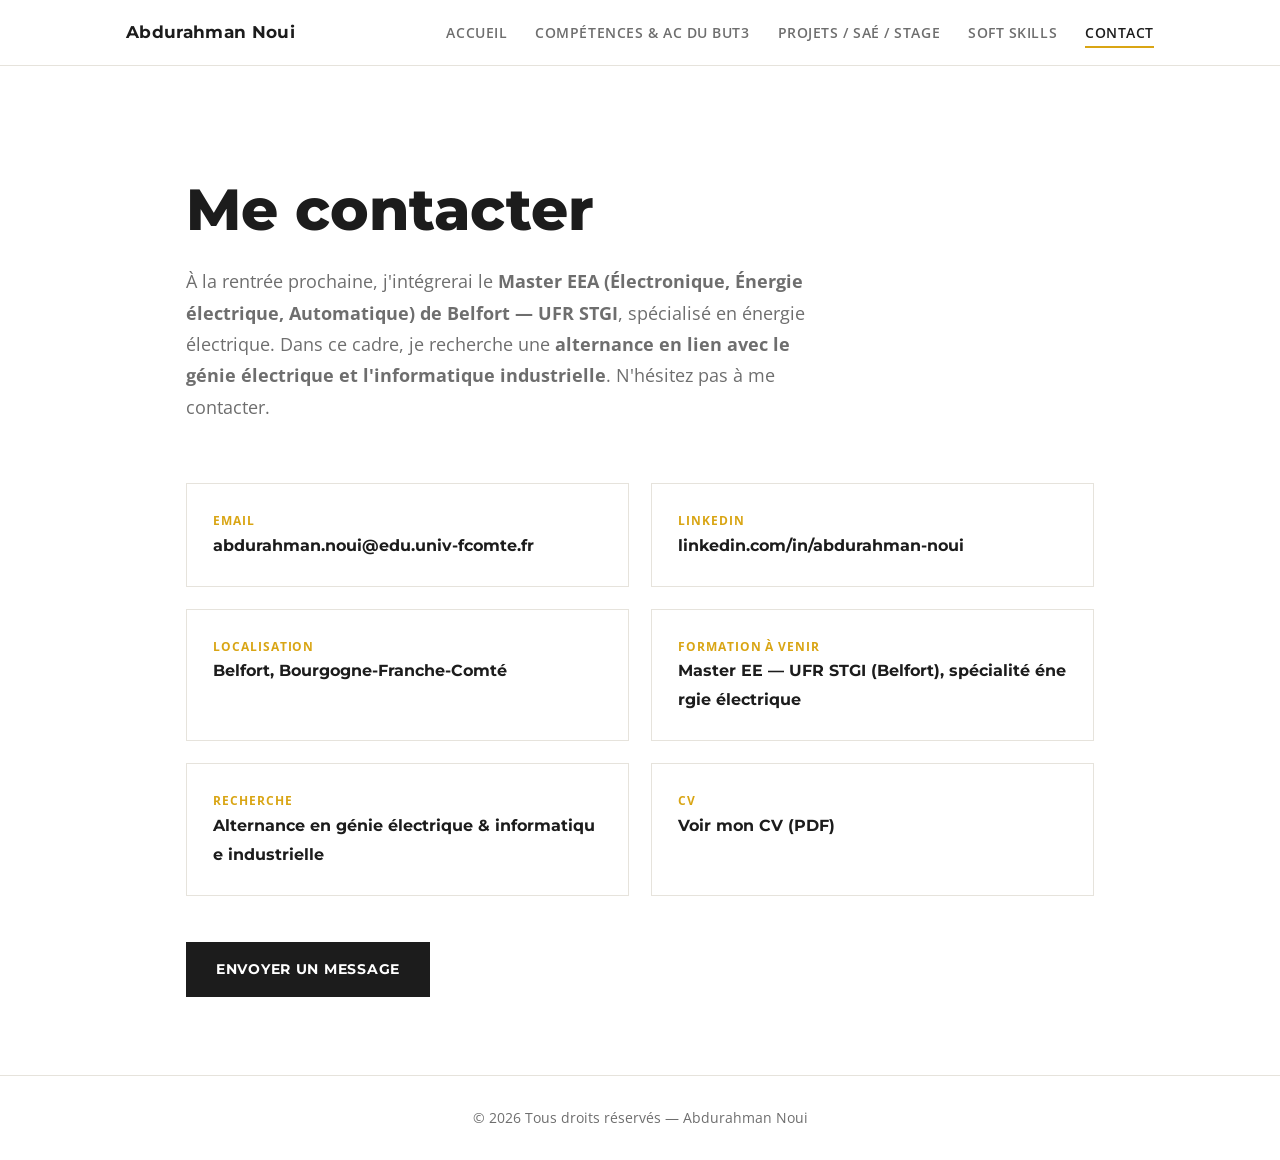
<file: contact.html>
<!DOCTYPE html>
<html lang="fr">
<head>
<meta charset="UTF-8">
<meta name="viewport" content="width=device-width, initial-scale=1.0">
<title>Contact — Portfolio of Abdurahman NOUI</title>
<link rel="preconnect" href="https://fonts.googleapis.com">
<link href="https://fonts.googleapis.com/css2?family=Montserrat:wght@600;700;800&family=Open+Sans:wght@400;600;700&display=swap" rel="stylesheet">
<link rel="stylesheet" href="style.css">
</head>
<body>

<nav>
  <div class="nav-inner">
    <a class="brand" href="index.html">Abdurahman Noui</a>
    <button class="burger" aria-label="Menu" onclick="document.querySelector('.nav-links').classList.toggle('show')">☰</button>
    <ul class="nav-links">
      <li><a href="index.html">Accueil</a></li>
      <li><a href="competences.html">Compétences &amp; AC du BUT3</a></li>
      <li><a href="projets-stage.html">Projets / SAÉ / Stage</a></li>
      <li><a href="soft-skills.html">Soft Skills</a></li>
      <li><a class="active" href="contact.html">Contact</a></li>
    </ul>
  </div>
</nav>

<header class="hero" style="padding-bottom:30px">
  <div class="wrap">
    <h1>Me contacter</h1>
    <p class="lead">À la rentrée prochaine, j'intégrerai le <strong>Master EEA (Électronique, Énergie électrique, Automatique) de Belfort — UFR STGI</strong>, spécialisé en énergie électrique. Dans ce cadre, je recherche une <strong>alternance en lien avec le génie électrique et l'informatique industrielle</strong>. N'hésitez pas à me contacter.</p>
  </div>
</header>

<section style="padding-top:20px">
  <div class="wrap">
    <div class="contact-grid">
      <div class="contact-item">
        <div class="lbl">Email</div>
        <a href="mailto:abdurahman.noui@edu.univ-fcomte.fr">abdurahman.noui@edu.univ-fcomte.fr</a>
      </div>
      <div class="contact-item">
        <div class="lbl">LinkedIn</div>
        <a href="http://www.linkedin.com/in/abdurahman-noui-6b094830a" target="_blank" rel="noopener">linkedin.com/in/abdurahman-noui</a>
      </div>
      <div class="contact-item">
        <div class="lbl">Localisation</div>
        <a>Belfort, Bourgogne-Franche-Comté</a>
      </div>
      <div class="contact-item">
        <div class="lbl">Formation à venir</div>
        <a>Master EE — UFR STGI (Belfort), spécialité énergie électrique</a>
      </div>
      <div class="contact-item">
        <div class="lbl">Recherche</div>
        <a>Alternance en génie électrique &amp; informatique industrielle</a>
      </div>
      <div class="contact-item">
        <div class="lbl">CV</div>
        <a href="cv-abdurahman-noui.pdf" target="_blank" rel="noopener">Voir mon CV (PDF)</a>
      </div>
    </div>
    <div class="hero-actions" style="margin-top:46px">
      <a class="btn btn-dark" href="mailto:abdurahman.noui@edu.univ-fcomte.fr">Envoyer un message</a>
    </div>
  </div>
</section>

<footer>© 2026 Tous droits réservés — Abdurahman Noui</footer>

<script>
document.querySelectorAll('.nav-links a').forEach(a=>a.addEventListener('click',()=>document.querySelector('.nav-links').classList.remove('show')));
</script>
</body>
</html>
</file>
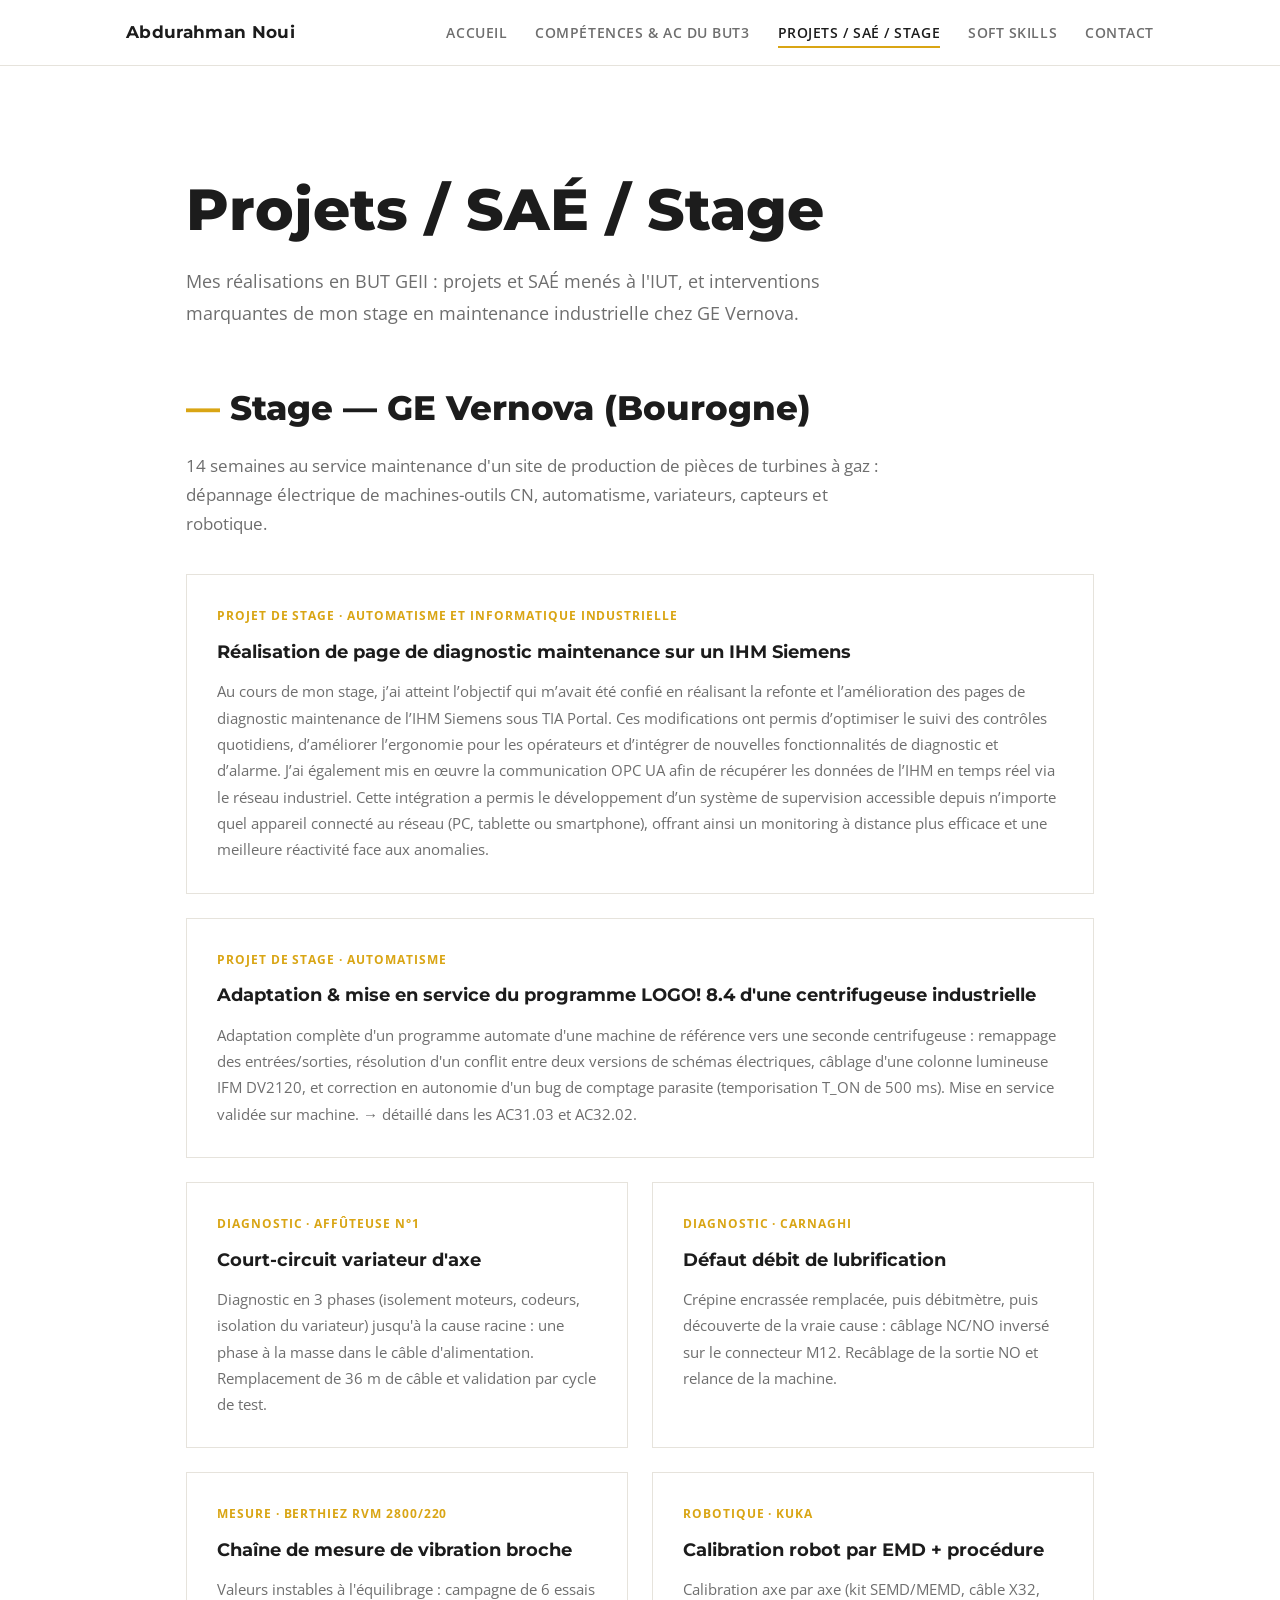
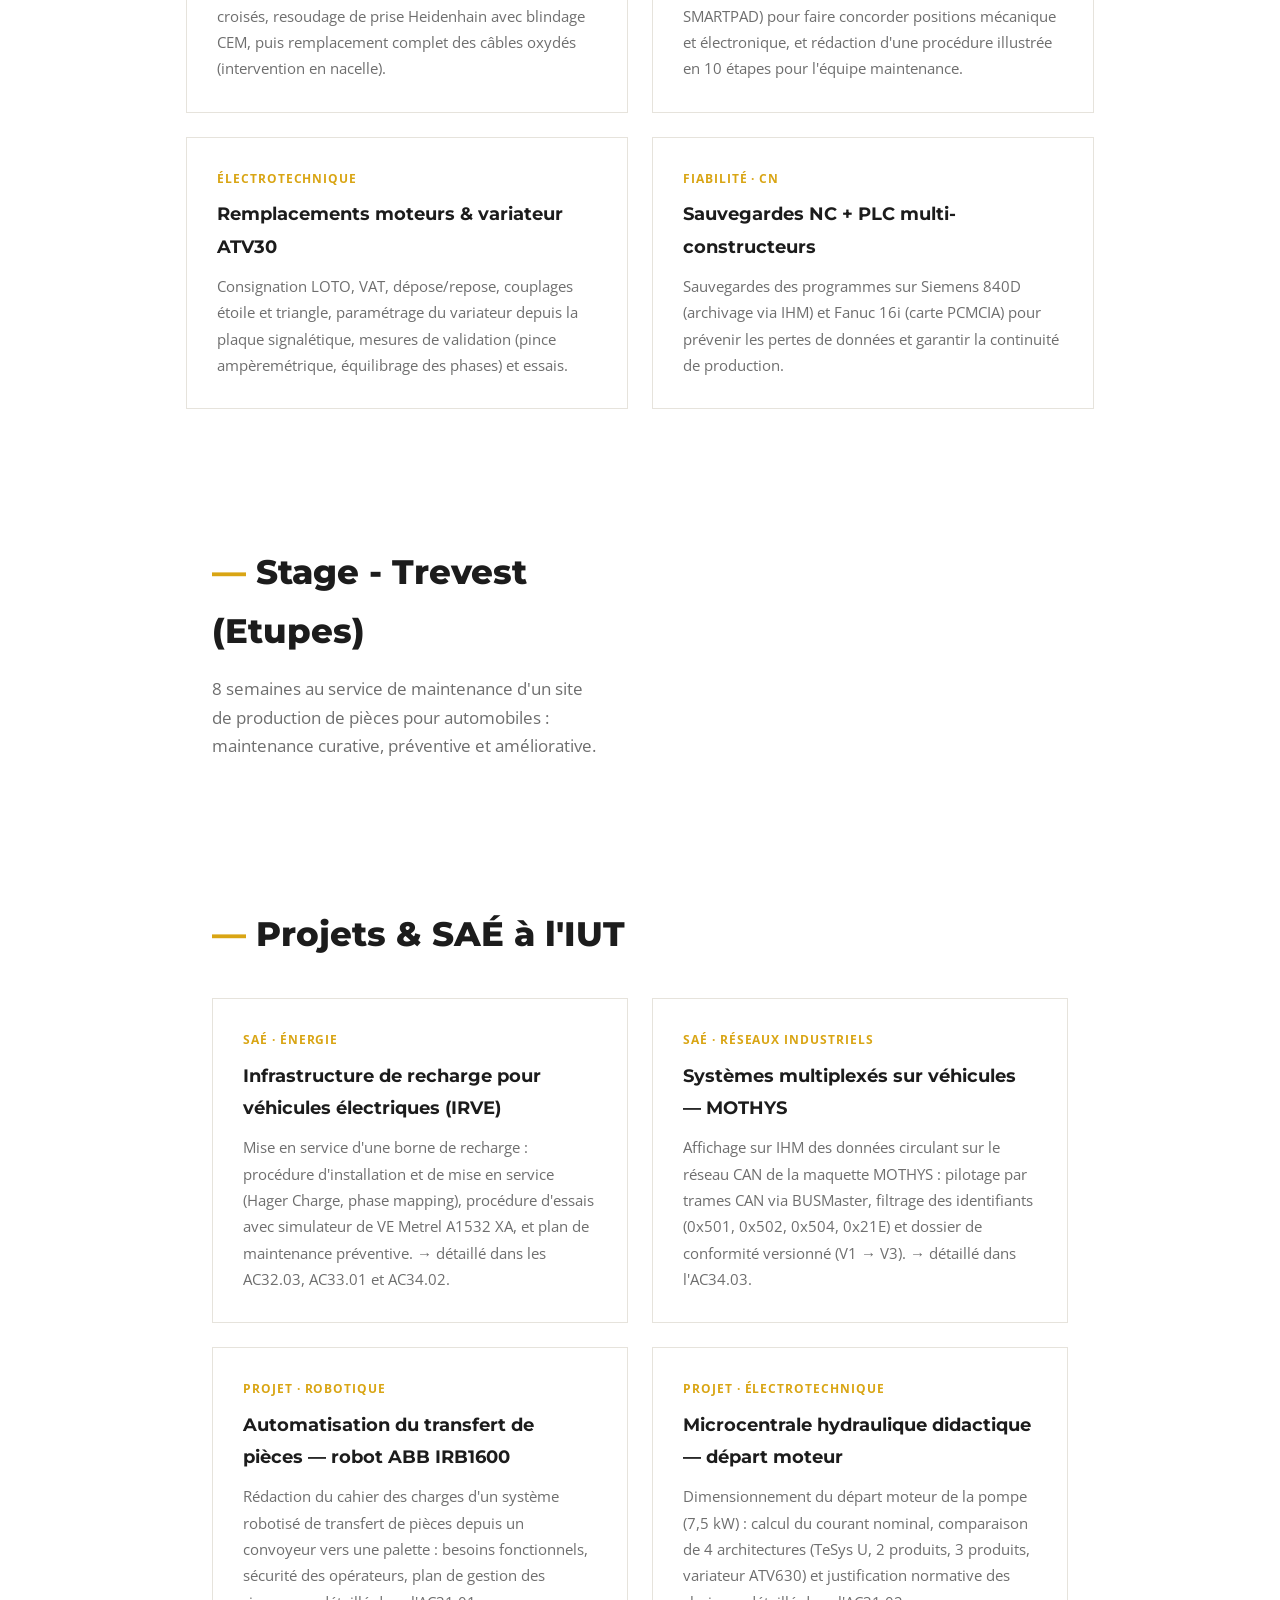
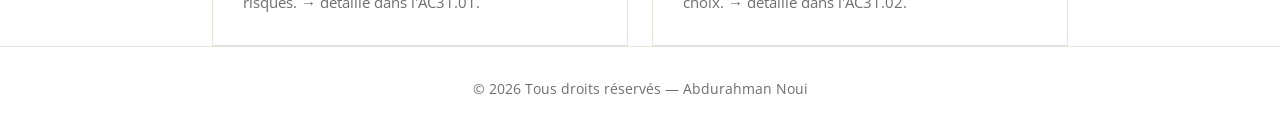
<file: projets-stage.html>
<!DOCTYPE html>
<html lang="fr">
<head>
<meta charset="UTF-8">
<meta name="viewport" content="width=device-width, initial-scale=1.0">
<title>Projets / SAÉ / Stage — Portfolio of Abdurahman NOUI</title>
<link rel="preconnect" href="https://fonts.googleapis.com">
<link href="https://fonts.googleapis.com/css2?family=Montserrat:wght@600;700;800&family=Open+Sans:wght@400;600;700&display=swap" rel="stylesheet">
<link rel="stylesheet" href="style.css">
</head>
<body>

<nav>
  <div class="nav-inner">
    <a class="brand" href="index.html">Abdurahman Noui</a>
    <button class="burger" aria-label="Menu" onclick="document.querySelector('.nav-links').classList.toggle('show')">☰</button>
    <ul class="nav-links">
      <li><a href="index.html">Accueil</a></li>
      <li><a href="competences.html">Compétences &amp; AC du BUT3</a></li>
      <li><a class="active" href="projets-stage.html">Projets / SAÉ / Stage</a></li>
      <li><a href="soft-skills.html">Soft Skills</a></li>
      <li><a href="contact.html">Contact</a></li>
    </ul>
  </div>
</nav>

<header class="hero" style="padding-bottom:30px">
  <div class="wrap">
    <h1>Projets / SAÉ / Stage</h1>
    <p class="lead">Mes réalisations en BUT GEII : projets et SAÉ menés à l'IUT, et interventions marquantes de mon stage en maintenance industrielle chez GE Vernova.</p>
  </div>
</header>

<section style="padding-top:20px">
  <div class="wrap">
    <h2 class="sec-title">Stage — GE Vernova (Bourogne)</h2>
    <p class="sec-sub">14 semaines au service maintenance d'un site de production de pièces de turbines à gaz : dépannage électrique de machines-outils CN, automatisme, variateurs, capteurs et robotique.</p>
    <div class="cards">

<div class="card full">
        <div class="tag">Projet de stage · Automatisme et informatique industrielle</div>
        <h3>Réalisation de page de diagnostic maintenance sur un IHM Siemens</h3>
        <p>Au cours de mon stage, j’ai atteint l’objectif qui m’avait été confié en réalisant la refonte et l’amélioration des pages de diagnostic maintenance de l’IHM Siemens sous TIA Portal. Ces modifications ont permis d’optimiser le suivi des contrôles quotidiens, d’améliorer l’ergonomie pour les opérateurs et d’intégrer de nouvelles fonctionnalités de diagnostic et d’alarme. J’ai également mis en œuvre la communication OPC UA afin de récupérer les données de l’IHM en temps réel via le réseau industriel. Cette intégration a permis le développement d’un système de supervision accessible depuis n’importe quel appareil connecté au réseau (PC, tablette ou smartphone), offrant ainsi un monitoring à distance plus efficace et une meilleure réactivité face aux anomalies.</p>
      </div>


      <div class="card full">
        <div class="tag">Projet de stage · Automatisme</div>
        <h3>Adaptation &amp; mise en service du programme LOGO! 8.4 d'une centrifugeuse industrielle</h3>
        <p>Adaptation complète d'un programme automate d'une machine de référence vers une seconde centrifugeuse : remappage des entrées/sorties, résolution d'un conflit entre deux versions de schémas électriques, câblage d'une colonne lumineuse IFM DV2120, et correction en autonomie d'un bug de comptage parasite (temporisation T_ON de 500 ms). Mise en service validée sur machine. → détaillé dans les AC31.03 et AC32.02.</p>
      </div>

      <div class="card">
        <div class="tag">Diagnostic · Affûteuse N°1</div>
        <h3>Court-circuit variateur d'axe</h3>
        <p>Diagnostic en 3 phases (isolement moteurs, codeurs, isolation du variateur) jusqu'à la cause racine : une phase à la masse dans le câble d'alimentation. Remplacement de 36 m de câble et validation par cycle de test.</p>
      </div>

      <div class="card">
        <div class="tag">Diagnostic · Carnaghi</div>
        <h3>Défaut débit de lubrification</h3>
        <p>Crépine encrassée remplacée, puis débitmètre, puis découverte de la vraie cause : câblage NC/NO inversé sur le connecteur M12. Recâblage de la sortie NO et relance de la machine.</p>
      </div>

      <div class="card">
        <div class="tag">Mesure · Berthiez RVM 2800/220</div>
        <h3>Chaîne de mesure de vibration broche</h3>
        <p>Valeurs instables à l'équilibrage : campagne de 6 essais croisés, resoudage de prise Heidenhain avec blindage CEM, puis remplacement complet des câbles oxydés (intervention en nacelle).</p>
      </div>

      <div class="card">
        <div class="tag">Robotique · KUKA</div>
        <h3>Calibration robot par EMD + procédure</h3>
        <p>Calibration axe par axe (kit SEMD/MEMD, câble X32, SMARTPAD) pour faire concorder positions mécanique et électronique, et rédaction d'une procédure illustrée en 10 étapes pour l'équipe maintenance.</p>
      </div>

      <div class="card">
        <div class="tag">Électrotechnique</div>
        <h3>Remplacements moteurs &amp; variateur ATV30</h3>
        <p>Consignation LOTO, VAT, dépose/repose, couplages étoile et triangle, paramétrage du variateur depuis la plaque signalétique, mesures de validation (pince ampèremétrique, équilibrage des phases) et essais.</p>
      </div>

      <div class="card">
        <div class="tag">Fiabilité · CN</div>
        <h3>Sauvegardes NC + PLC multi-constructeurs</h3>
        <p>Sauvegardes des programmes sur Siemens 840D (archivage via IHM) et Fanuc 16i (carte PCMCIA) pour prévenir les pertes de données et garantir la continuité de production.</p>
      </div>

<header class="hero" style="padding-bottom:30px">
  <div class="wrap">
    <h2 class="sec-title">Stage - Trevest (Etupes) </h2>
  <p class="sec-sub">8 semaines au service de maintenance d'un site de production de pièces pour automobiles : maintenance curative, préventive et améliorative.</p>
    <div class="cards">
    </div>


  </div>
</section>

<section class="wrap">
  <div class="wrap">
    <h2 class="sec-title">Projets &amp; SAÉ à l'IUT</h2>
    <div class="cards">

      <div class="card">
        <div class="tag">SAÉ · Énergie</div>
        <h3>Infrastructure de recharge pour véhicules électriques (IRVE)</h3>
        <p>Mise en service d'une borne de recharge : procédure d'installation et de mise en service (Hager Charge, phase mapping), procédure d'essais avec simulateur de VE Metrel A1532 XA, et plan de maintenance préventive. → détaillé dans les AC32.03, AC33.01 et AC34.02.</p>
      </div>

      <div class="card">
        <div class="tag">SAÉ · Réseaux industriels</div>
        <h3>Systèmes multiplexés sur véhicules — MOTHYS</h3>
        <p>Affichage sur IHM des données circulant sur le réseau CAN de la maquette MOTHYS : pilotage par trames CAN via BUSMaster, filtrage des identifiants (0x501, 0x502, 0x504, 0x21E) et dossier de conformité versionné (V1 → V3). → détaillé dans l'AC34.03.</p>
      </div>

      <div class="card">
        <div class="tag">Projet · Robotique</div>
        <h3>Automatisation du transfert de pièces — robot ABB IRB1600</h3>
        <p>Rédaction du cahier des charges d'un système robotisé de transfert de pièces depuis un convoyeur vers une palette : besoins fonctionnels, sécurité des opérateurs, plan de gestion des risques. → détaillé dans l'AC31.01.</p>
      </div>

      <div class="card">
        <div class="tag">Projet · Électrotechnique</div>
        <h3>Microcentrale hydraulique didactique — départ moteur</h3>
        <p>Dimensionnement du départ moteur de la pompe (7,5 kW) : calcul du courant nominal, comparaison de 4 architectures (TeSys U, 2 produits, 3 produits, variateur ATV630) et justification normative des choix. → détaillé dans l'AC31.02.</p>
      </div>

    </div>
  </div>
</section>

<footer>© 2026 Tous droits réservés — Abdurahman Noui</footer>

<script>
document.querySelectorAll('.nav-links a').forEach(a=>a.addEventListener('click',()=>document.querySelector('.nav-links').classList.remove('show')));
</script>
</body>
</html>
</file>
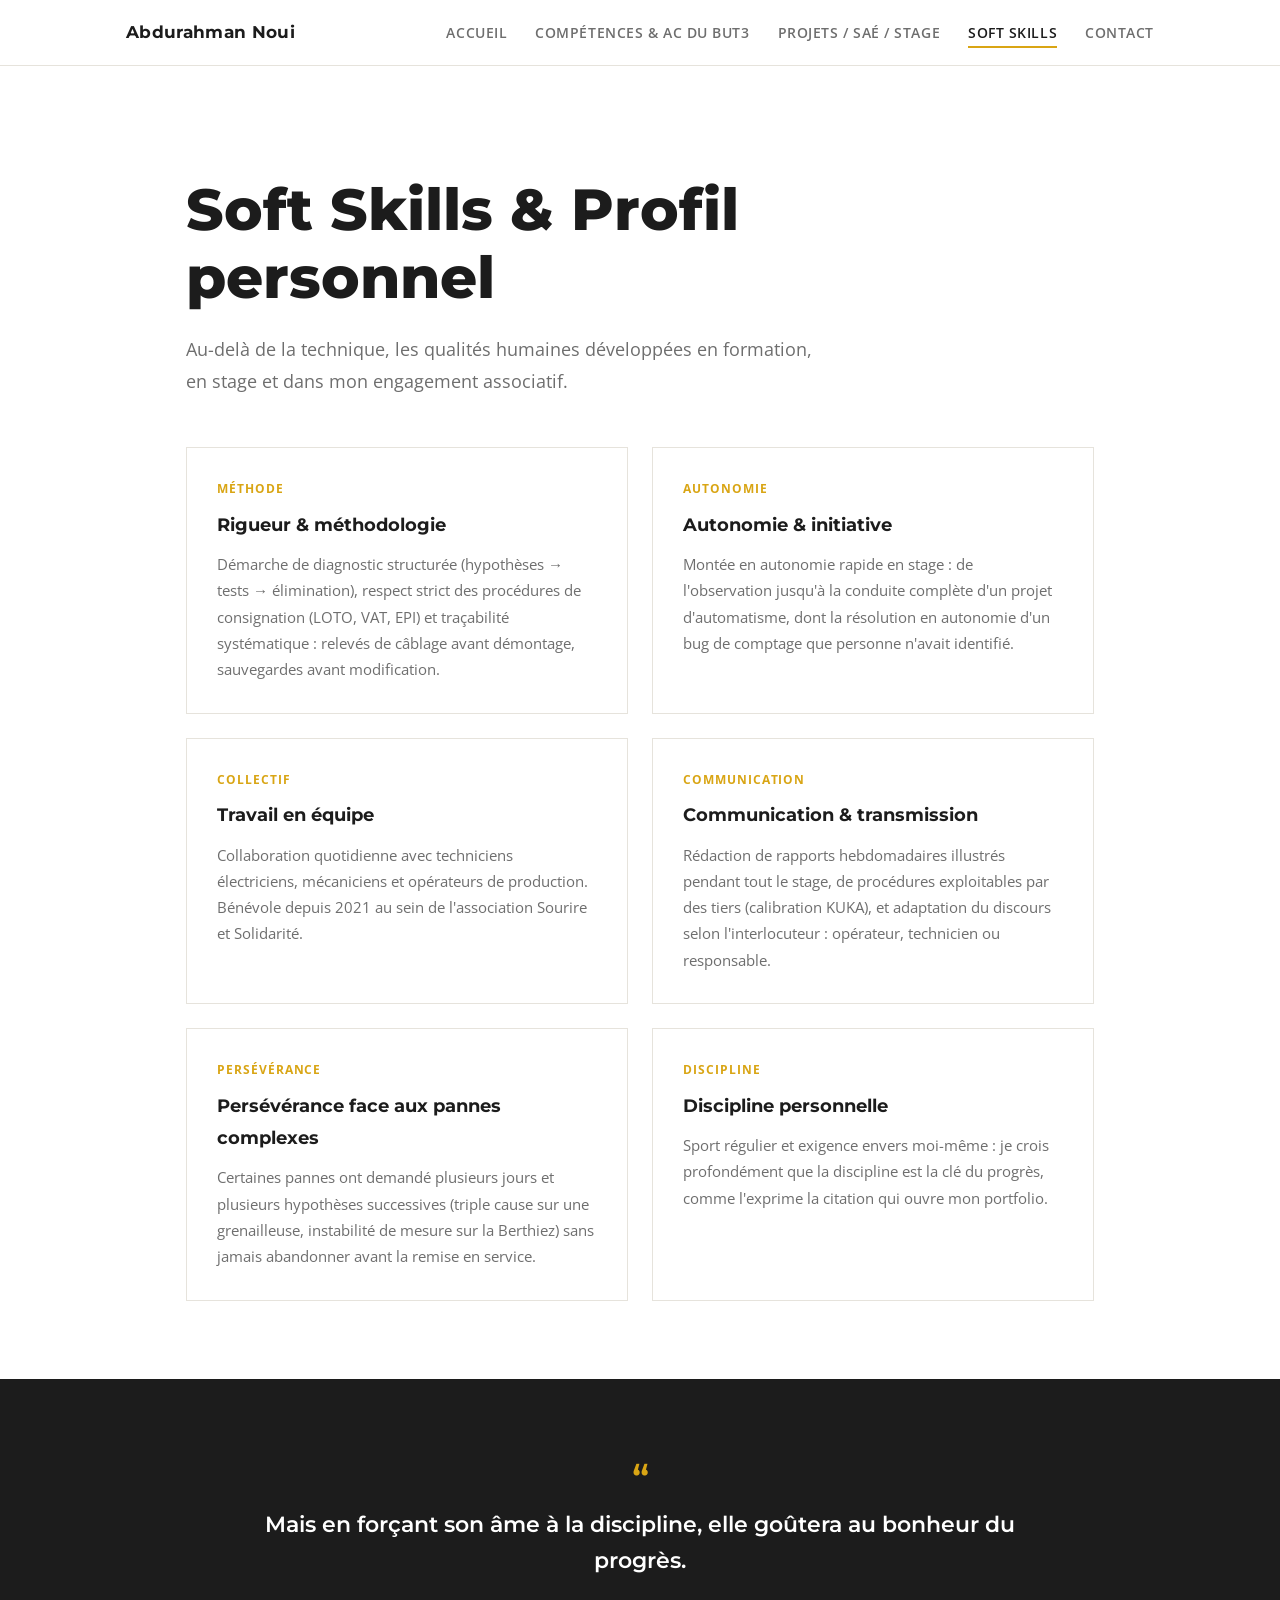
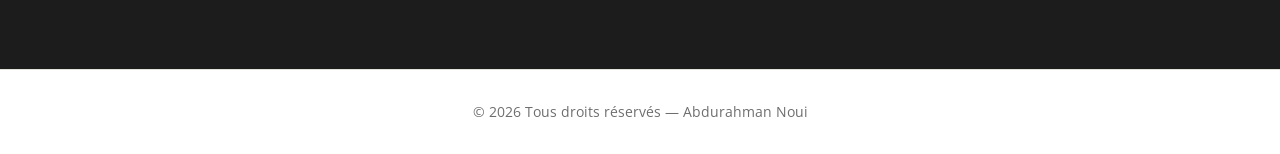
<file: soft-skills.html>
<!DOCTYPE html>
<html lang="fr">
<head>
<meta charset="UTF-8">
<meta name="viewport" content="width=device-width, initial-scale=1.0">
<title>Soft Skills &amp; Profil personnel — Portfolio of Abdurahman NOUI</title>
<link rel="preconnect" href="https://fonts.googleapis.com">
<link href="https://fonts.googleapis.com/css2?family=Montserrat:wght@600;700;800&family=Open+Sans:wght@400;600;700&display=swap" rel="stylesheet">
<link rel="stylesheet" href="style.css">
</head>
<body>

<nav>
  <div class="nav-inner">
    <a class="brand" href="index.html">Abdurahman Noui</a>
    <button class="burger" aria-label="Menu" onclick="document.querySelector('.nav-links').classList.toggle('show')">☰</button>
    <ul class="nav-links">
      <li><a href="index.html">Accueil</a></li>
      <li><a href="competences.html">Compétences &amp; AC du BUT3</a></li>
      <li><a href="projets-stage.html">Projets / SAÉ / Stage</a></li>
      <li><a class="active" href="soft-skills.html">Soft Skills</a></li>
      <li><a href="contact.html">Contact</a></li>
    </ul>
  </div>
</nav>

<header class="hero" style="padding-bottom:30px">
  <div class="wrap">
    <h1>Soft Skills &amp; Profil personnel</h1>
    <p class="lead">Au-delà de la technique, les qualités humaines développées en formation, en stage et dans mon engagement associatif.</p>
  </div>
</header>

<section style="padding-top:20px">
  <div class="wrap">
    <div class="cards">

      <div class="card">
        <div class="tag">Méthode</div>
        <h3>Rigueur &amp; méthodologie</h3>
        <p>Démarche de diagnostic structurée (hypothèses → tests → élimination), respect strict des procédures de consignation (LOTO, VAT, EPI) et traçabilité systématique : relevés de câblage avant démontage, sauvegardes avant modification.</p>
      </div>

      <div class="card">
        <div class="tag">Autonomie</div>
        <h3>Autonomie &amp; initiative</h3>
        <p>Montée en autonomie rapide en stage : de l'observation jusqu'à la conduite complète d'un projet d'automatisme, dont la résolution en autonomie d'un bug de comptage que personne n'avait identifié.</p>
      </div>

      <div class="card">
        <div class="tag">Collectif</div>
        <h3>Travail en équipe</h3>
        <p>Collaboration quotidienne avec techniciens électriciens, mécaniciens et opérateurs de production. Bénévole depuis 2021 au sein de l'association Sourire et Solidarité.</p>
      </div>

      <div class="card">
        <div class="tag">Communication</div>
        <h3>Communication &amp; transmission</h3>
        <p>Rédaction de rapports hebdomadaires illustrés pendant tout le stage, de procédures exploitables par des tiers (calibration KUKA), et adaptation du discours selon l'interlocuteur : opérateur, technicien ou responsable.</p>
      </div>

      <div class="card">
        <div class="tag">Persévérance</div>
        <h3>Persévérance face aux pannes complexes</h3>
        <p>Certaines pannes ont demandé plusieurs jours et plusieurs hypothèses successives (triple cause sur une grenailleuse, instabilité de mesure sur la Berthiez) sans jamais abandonner avant la remise en service.</p>
      </div>

      <div class="card">
        <div class="tag">Discipline</div>
        <h3>Discipline personnelle</h3>
        <p>Sport régulier et exigence envers moi-même : je crois profondément que la discipline est la clé du progrès, comme l'exprime la citation qui ouvre mon portfolio.</p>
      </div>

    </div>
  </div>
</section>

<div class="quote">
  <blockquote>Mais en forçant son âme à la discipline, elle goûtera au bonheur du progrès.</blockquote>
</div>

<footer>© 2026 Tous droits réservés — Abdurahman Noui</footer>

<script>
document.querySelectorAll('.nav-links a').forEach(a=>a.addEventListener('click',()=>document.querySelector('.nav-links').classList.remove('show')));
</script>
</body>
</html>
</file>
<file: style.css>
/* ============================================================
   Portfolio Abdurahman NOUI — style repris de l'ancien site
   (Webnode : fond blanc, typo forte, sections "—", accent doré)
   ============================================================ */
:root{
  --txt:    #1c1c1c;
  --muted:  #6e6e6e;
  --bg:     #ffffff;
  --bg-alt: #f7f6f3;
  --line:   #e6e3dc;
  --accent: #d9a514;   /* doré discret */
  --font-head:'Montserrat', sans-serif;
  --font-body:'Open Sans', sans-serif;
}
*{margin:0;padding:0;box-sizing:border-box}
html{scroll-behavior:smooth}
body{background:var(--bg);color:var(--txt);font-family:var(--font-body);line-height:1.75;font-size:16.5px}
img{max-width:100%;height:auto;display:block;margin:24px auto;border-radius:4px}
a{color:var(--txt)}
.wrap{max-width:960px;margin:0 auto;padding:0 26px}

/* ---------- navigation ---------- */
nav{position:sticky;top:0;z-index:50;background:rgba(255,255,255,.96);backdrop-filter:blur(8px);border-bottom:1px solid var(--line)}
.nav-inner{max-width:1080px;margin:0 auto;padding:18px 26px;display:flex;align-items:center;justify-content:space-between;gap:20px}
.brand{font-family:var(--font-head);font-weight:700;font-size:1.05rem;letter-spacing:.02em;text-decoration:none;color:var(--txt)}
.nav-links{display:flex;gap:28px;list-style:none;flex-wrap:wrap}
.nav-links a{text-decoration:none;color:var(--muted);font-size:.86rem;font-weight:600;letter-spacing:.04em;text-transform:uppercase;padding-bottom:4px;border-bottom:2px solid transparent;transition:.2s}
.nav-links a:hover{color:var(--txt)}
.nav-links a.active{color:var(--txt);border-bottom-color:var(--accent)}
.burger{display:none;background:none;border:1px solid var(--line);border-radius:6px;font-size:1.25rem;padding:4px 12px;cursor:pointer;color:var(--txt)}

/* ---------- hero ---------- */
.hero{padding:110px 0 90px;text-align:left}
.hero h1{font-family:var(--font-head);font-weight:800;font-size:clamp(2.1rem,5.4vw,3.6rem);line-height:1.18;max-width:820px}
.hero h1 .soft{color:var(--muted);font-weight:600}
.hero p.lead{margin-top:22px;font-size:1.12rem;color:var(--muted);max-width:640px}
.hero-actions{margin-top:38px;display:flex;gap:16px;flex-wrap:wrap}
.btn{display:inline-block;text-decoration:none;font-family:var(--font-head);font-weight:700;font-size:.9rem;letter-spacing:.05em;text-transform:uppercase;padding:15px 30px;transition:.2s}
.btn-dark{background:var(--txt);color:#fff}
.btn-dark:hover{background:var(--accent);color:var(--txt)}
.btn-line{border:2px solid var(--txt);color:var(--txt)}
.btn-line:hover{border-color:var(--accent);color:var(--accent)}

/* ---------- sections ---------- */
section{padding:78px 0}
section.alt{background:var(--bg-alt)}
.sec-title{font-family:var(--font-head);font-weight:800;font-size:clamp(1.5rem,3.4vw,2.1rem);margin-bottom:34px}
.sec-title::before{content:"— ";color:var(--accent)}
.sec-sub{color:var(--muted);max-width:700px;margin:-20px 0 36px}

/* ---------- entrées type CV (expérience / éducation) ---------- */
.entry{padding:30px 0;border-top:1px solid var(--line)}
.entry:last-child{border-bottom:1px solid var(--line)}
.entry h3{font-family:var(--font-head);font-weight:700;font-size:1.25rem}
.entry .meta{font-size:.92rem;color:var(--muted);font-weight:600;margin:4px 0 10px}
.entry .meta b{color:var(--accent)}
.entry p{color:var(--muted);font-size:.97rem;max-width:760px}

/* ---------- citation ---------- */
.quote{padding:90px 0;background:var(--txt);color:#fff}
.quote blockquote{font-family:var(--font-head);font-weight:600;font-size:clamp(1.05rem,2.2vw,1.35rem);line-height:1.7;max-width:860px;margin:0 auto;padding:0 26px;text-align:center}
.quote blockquote::before{content:"“";color:var(--accent);font-size:2.4rem;display:block;line-height:.5;margin-bottom:18px}

/* ---------- cartes compétences (page compétences) ---------- */
.comp{margin-bottom:56px}
.comp-header{display:flex;align-items:baseline;gap:16px;flex-wrap:wrap;border-bottom:3px solid var(--txt);padding-bottom:14px;margin-bottom:8px}
.comp-header .code{font-family:var(--font-head);font-weight:800;font-size:1.6rem;color:var(--accent)}
.comp-header h2{font-family:var(--font-head);font-weight:800;font-size:clamp(1.15rem,2.6vw,1.5rem);flex:1;min-width:240px}
.comp-header .lvl{font-size:.8rem;font-weight:700;letter-spacing:.08em;text-transform:uppercase;color:var(--muted)}

/* ---------- accordéon AC ---------- */
.ac{border-bottom:1px solid var(--line)}
.ac-toggle{
  width:100%;display:flex;align-items:center;gap:16px;text-align:left;cursor:pointer;
  background:none;border:none;padding:22px 4px;font-family:var(--font-head);
  font-weight:700;font-size:1.02rem;color:var(--txt);
}
.ac-toggle:hover .ac-name{color:var(--accent)}
.ac-toggle .ac-code{color:var(--muted);font-size:.85rem;font-weight:600;flex:none;width:78px}
.ac-toggle .ac-name{flex:1;transition:.2s}
.ac-toggle .chev{flex:none;transition:transform .25s;color:var(--accent);font-size:.85rem}
.ac.open .chev{transform:rotate(90deg)}
.ac-body{max-height:0;overflow:hidden;transition:max-height .4s ease}
.ac-content{padding:6px 4px 44px}
.ac-content h3{font-family:var(--font-head);font-weight:700;font-size:1.12rem;margin:30px 0 12px}
.ac-content h4{font-family:var(--font-head);font-weight:700;font-size:1rem;margin:22px 0 10px}
.ac-content p{margin-bottom:14px;color:#3a3a3a}
.ac-content ul,.ac-content ol{margin:0 0 16px 24px;color:#3a3a3a}
.ac-content li{margin-bottom:8px}
.ac-content .formule{background:var(--bg-alt);border-left:4px solid var(--accent);padding:12px 18px;font-family:monospace;margin:14px 0}
.ac-content .concl{background:var(--bg-alt);border-left:4px solid var(--accent);padding:18px 22px;margin-top:24px}
.ac-content .concl b{font-family:var(--font-head)}
.badge{display:inline-block;font-size:.72rem;font-weight:700;letter-spacing:.06em;text-transform:uppercase;padding:3px 10px;border-radius:99px;margin-left:8px;flex:none}
.badge.new{background:#eaf3ea;color:#2e7d44}
.badge.note{background:#fdf3d7;color:#9a7208}

/* ---------- cartes projets ---------- */
.cards{display:grid;grid-template-columns:repeat(2,1fr);gap:24px}
.card{border:1px solid var(--line);padding:30px;transition:.2s;background:var(--bg)}
.card:hover{border-color:var(--accent);transform:translateY(-3px)}
.card .tag{font-size:.74rem;font-weight:700;letter-spacing:.08em;text-transform:uppercase;color:var(--accent)}
.card h3{font-family:var(--font-head);font-weight:700;font-size:1.15rem;margin:10px 0}
.card p{color:var(--muted);font-size:.94rem}
.card.full{grid-column:1/-1}

/* ---------- contact ---------- */
.contact-grid{display:grid;grid-template-columns:repeat(2,1fr);gap:22px;margin-top:10px}
.contact-item{border:1px solid var(--line);padding:26px}
.contact-item .lbl{font-size:.74rem;font-weight:700;letter-spacing:.08em;text-transform:uppercase;color:var(--accent)}
.contact-item a{font-family:var(--font-head);font-weight:700;font-size:1.02rem;text-decoration:none;word-break:break-all}
.contact-item a:hover{color:var(--accent)}

footer{border-top:1px solid var(--line);padding:30px 0;text-align:center;color:var(--muted);font-size:.85rem}

/* ---------- responsive ---------- */
@media(max-width:760px){
  .burger{display:block}
  .nav-links{display:none;position:absolute;top:100%;left:0;right:0;background:#fff;border-bottom:1px solid var(--line);flex-direction:column;gap:0;padding:10px 26px 20px}
  .nav-links.show{display:flex}
  .nav-links li{padding:10px 0}
  .cards,.contact-grid{grid-template-columns:1fr}
  .hero{padding:70px 0 60px}
}
@media(prefers-reduced-motion:reduce){*{transition:none!important}html{scroll-behavior:auto}}
</file>
